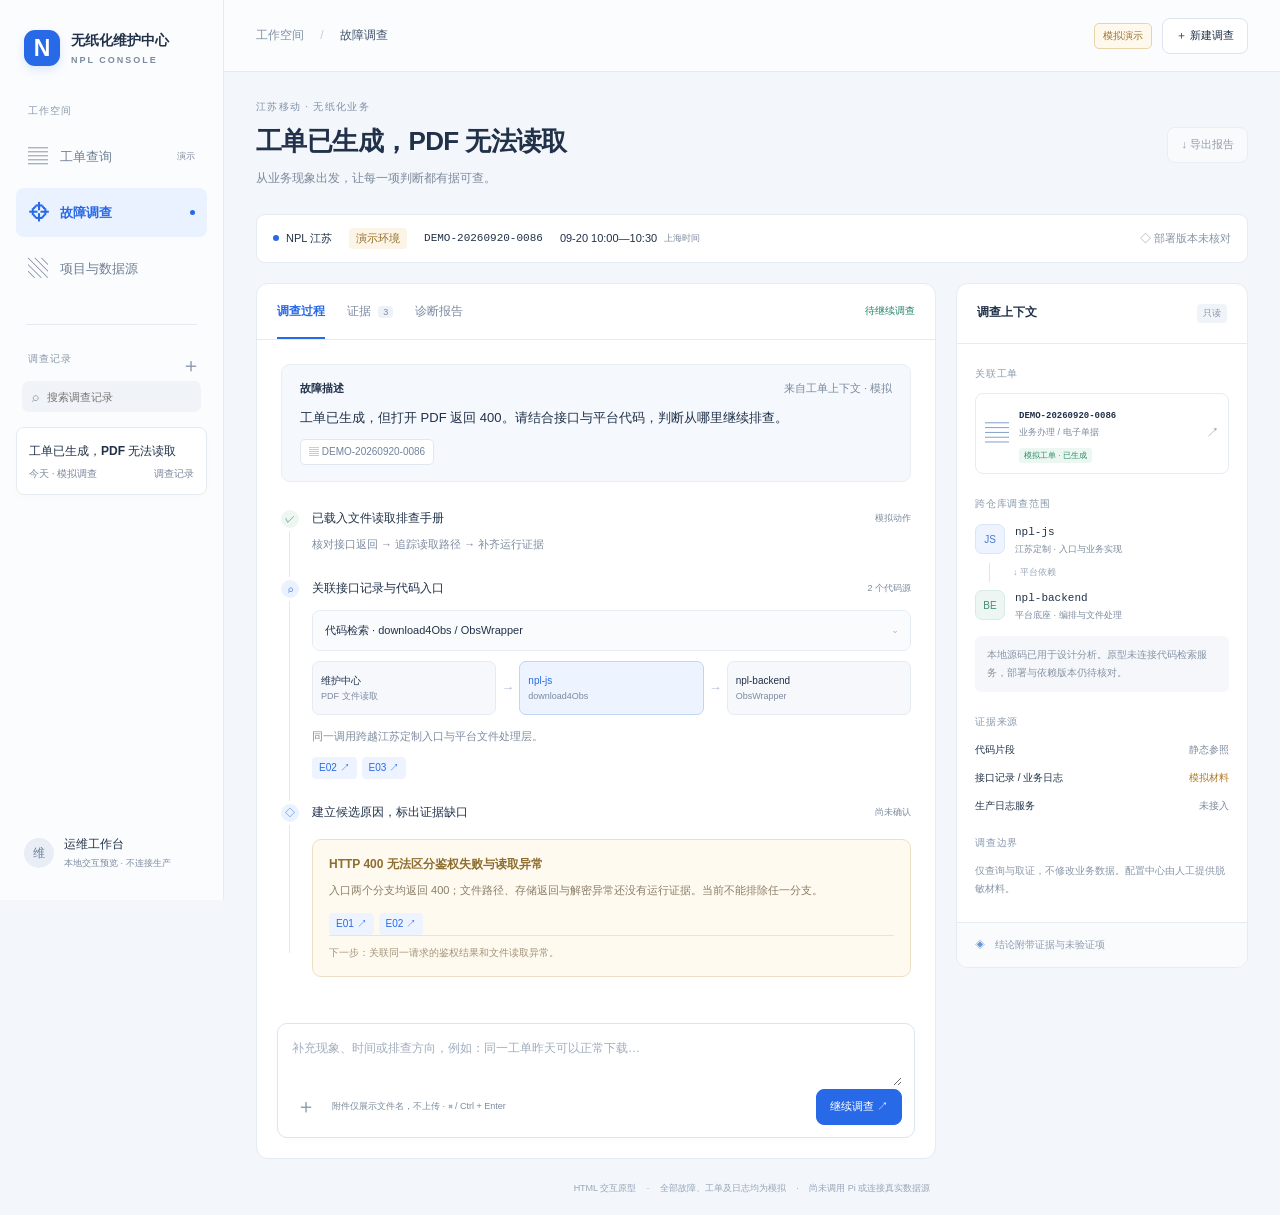
<file: design/fault-investigation/index.html>
<!doctype html>
<html lang="zh-CN">
<head>
  <meta charset="utf-8"><meta name="viewport" content="width=device-width,initial-scale=1">
  <title>故障调查 · 无纸化维护中心</title>
  <link rel="stylesheet" href="style.css"><script src="app.js" defer></script>
</head>
<body>
  <!-- 独立 HTML 原型：所有业务材料均为模拟，不连接业务接口或模型。 -->
  <aside class="sidebar">
    <a class="brand" href="index.html"><span class="brand-mark">N</span><span>无纸化维护中心<small>NPL CONSOLE</small></span></a>
    <div class="nav-label">工作空间</div>
    <button class="nav-item" id="workNav"><span>▤</span> 工单查询 <small>演示</small></button>
    <button class="nav-item active" id="investigationNav"><span>⌖</span> 故障调查 <span class="nav-dot"></span></button>
    <button class="nav-item" id="sourcesNav"><span>▧</span> 项目与数据源</button>
    <div class="side-separator"></div>
    <div class="row between"><span class="nav-label">调查记录</span><button class="icon-button" id="newSide" aria-label="新建调查">＋</button></div>
    <label class="history-search"><span>⌕</span><input id="historySearch" placeholder="搜索调查记录" aria-label="搜索调查记录"></label>
    <div id="history"></div>
    <div class="sidebar-foot"><span class="avatar">维</span><div>运维工作台<small>本地交互预览 · 不连接生产</small></div></div>
  </aside>
  <div class="shell">
    <header class="topbar"><div class="breadcrumb">工作空间 <span>/</span> <strong id="pageName">故障调查</strong></div><div class="row"><span class="demo-badge">模拟演示</span><button class="button" id="newTop">＋ 新建调查</button></div></header>
    <main>
      <div class="heading"><div><div class="eyebrow">江苏移动 · 无纸化业务</div><h1 id="title">工单已生成，PDF 无法读取</h1><p id="subtitle">从业务现象出发，让每一项判断都有据可查。</p></div><button class="button" id="export">↓ 导出报告</button></div>
      <div class="scope-bar"><span><i class="scope-dot"></i> NPL 江苏</span><span class="scope-env" id="envTag">演示环境</span><span class="mono" id="caseTag">DEMO-20260920-0086</span><span>09-20 10:00—10:30 <small>上海时间</small></span><span class="scope-version">◇ 部署版本未核对</span></div>
      <section id="investigationView">
        <div class="workspace">
          <div class="investigation-panel">
            <div class="panel-toolbar"><div class="tabs" role="tablist"><button class="active" data-tab="timeline" role="tab" aria-selected="true">调查过程</button><button data-tab="evidence" role="tab" aria-selected="false">证据 <span id="evidenceCount">3</span></button><button data-tab="report" role="tab" aria-selected="false">诊断报告</button></div><span id="status" class="status" role="status">待继续调查</span></div>
            <div id="content" class="panel-content"></div>
            <div class="composer"><div id="attachmentList" class="attachments"></div><label class="sr-only" for="direction">故障描述或补充方向</label><textarea id="direction" rows="2" placeholder="补充现象、时间或排查方向，例如：同一工单昨天可以正常下载…"></textarea><div class="row between"><div class="row"><button class="icon-button" id="attach" aria-label="添加模拟附件">＋</button><small>附件仅展示文件名，不上传 · ⌘ / Ctrl + Enter</small><input type="file" id="file" multiple hidden accept=".log,.txt,.json,.pdf,.png,.jpg,.jpeg"></div><div class="row"><button class="button danger" id="stop" hidden>停止调查</button><button class="button primary" id="send">继续调查 ↗</button></div></div></div>
          </div>
          <aside class="context-panel"><div class="context-title">调查上下文 <span>只读</span></div><div class="context-body"><div class="section-label">关联工单</div><button class="work-card" id="workCard"><span class="file-icon">▤</span><div><strong class="mono" id="contextCase">DEMO-20260920-0086</strong><small>业务办理 / 电子单据</small><span class="mini-badge">模拟工单 · 已生成</span></div><span>↗</span></button><div class="section-label">跨仓库调查范围</div><div class="repo"><span class="repo-icon">JS</span><div><strong>npl-js</strong><small>江苏定制 · 入口与业务实现</small></div></div><div class="repo-connector">↓ 平台依赖</div><div class="repo"><span class="repo-icon platform">BE</span><div><strong>npl-backend</strong><small>平台底座 · 编排与文件处理</small></div></div><div class="notice">本地源码已用于设计分析。原型未连接代码检索服务，部署与依赖版本仍待核对。</div><div class="section-label">证据来源</div><div class="source-row"><span>代码片段</span><span class="subtle">静态参照</span></div><div class="source-row"><span>接口记录 / 业务日志</span><span class="amber-text">模拟材料</span></div><div class="source-row"><span>生产日志服务</span><span class="subtle">未接入</span></div><div class="section-label">调查边界</div><p class="boundary">仅查询与取证，不修改业务数据。配置中心由人工提供脱敏材料。</p></div><div class="context-bottom"><span>◈</span> 结论附带证据与未验证项</div></aside>
        </div>
      </section>
      <section id="sourcesView" hidden></section>
    </main>
    <footer>HTML 交互原型 <span>·</span> 全部故障、工单及日志均为模拟 <span>·</span> 尚未调用 Pi 或连接真实数据源</footer>
  </div>
  <dialog id="newDialog"><form id="newForm"><div class="dialog-head"><div><small>创建一条可追溯的调查</small><h2>新建故障调查</h2></div><button type="button" class="icon-button" data-close="newDialog" aria-label="关闭">×</button></div><label>业务项目<select name="project"><option>NPL 江苏 · npl-js + npl-backend</option></select></label><div class="form-grid"><label>环境<select name="environment"><option>演示环境</option><option>测试环境（模拟）</option><option>生产环境（模拟）</option></select></label><label>关联单据号<input name="caseNo" value="DEMO-20260920-0086" required maxlength="80"></label></div><label>故障现象<textarea name="problem" required rows="4" maxlength="1000" placeholder="发生了什么？什么时候发生？预期结果是什么？"></textarea></label><p class="notice">本次只模拟调查流程。不会读取本机代码、上传附件或请求业务系统。</p><div class="dialog-actions"><button type="button" class="button" data-close="newDialog">取消</button><button class="button primary" type="submit">创建并模拟调查 ↗</button></div></form></dialog>
  <dialog id="evidenceDialog" class="evidence-dialog"><div class="dialog-head"><div><small>保留片段 · 调查内证据</small><h2 id="evidenceTitle"></h2></div><button class="icon-button" data-close="evidenceDialog" aria-label="关闭证据">×</button></div><div id="evidenceBody"></div></dialog>
  <dialog id="workDialog"><div class="dialog-head"><div><small>从工单进入排障</small><h2>工单上下文预览</h2></div><button class="icon-button" data-close="workDialog" aria-label="关闭工单">×</button></div><div class="work-summary"><span>单据号</span><strong id="workCase" class="mono"></strong><span>业务月份</span><strong>202609</strong><span>关联材料</span><strong>工单、接口记录、PDF 读取结果</strong><span>携带方式</span><strong>仅带入选定材料，鉴权密钥不进入调查</strong></div><p class="notice">这是既有工单查询与新调查之间的衔接演示。</p><div class="dialog-actions"><button class="button primary" id="fromWork">以此工单新建调查 ↗</button></div></dialog>
  <div id="toast" role="status" hidden></div>
</body>
</html>
</file>
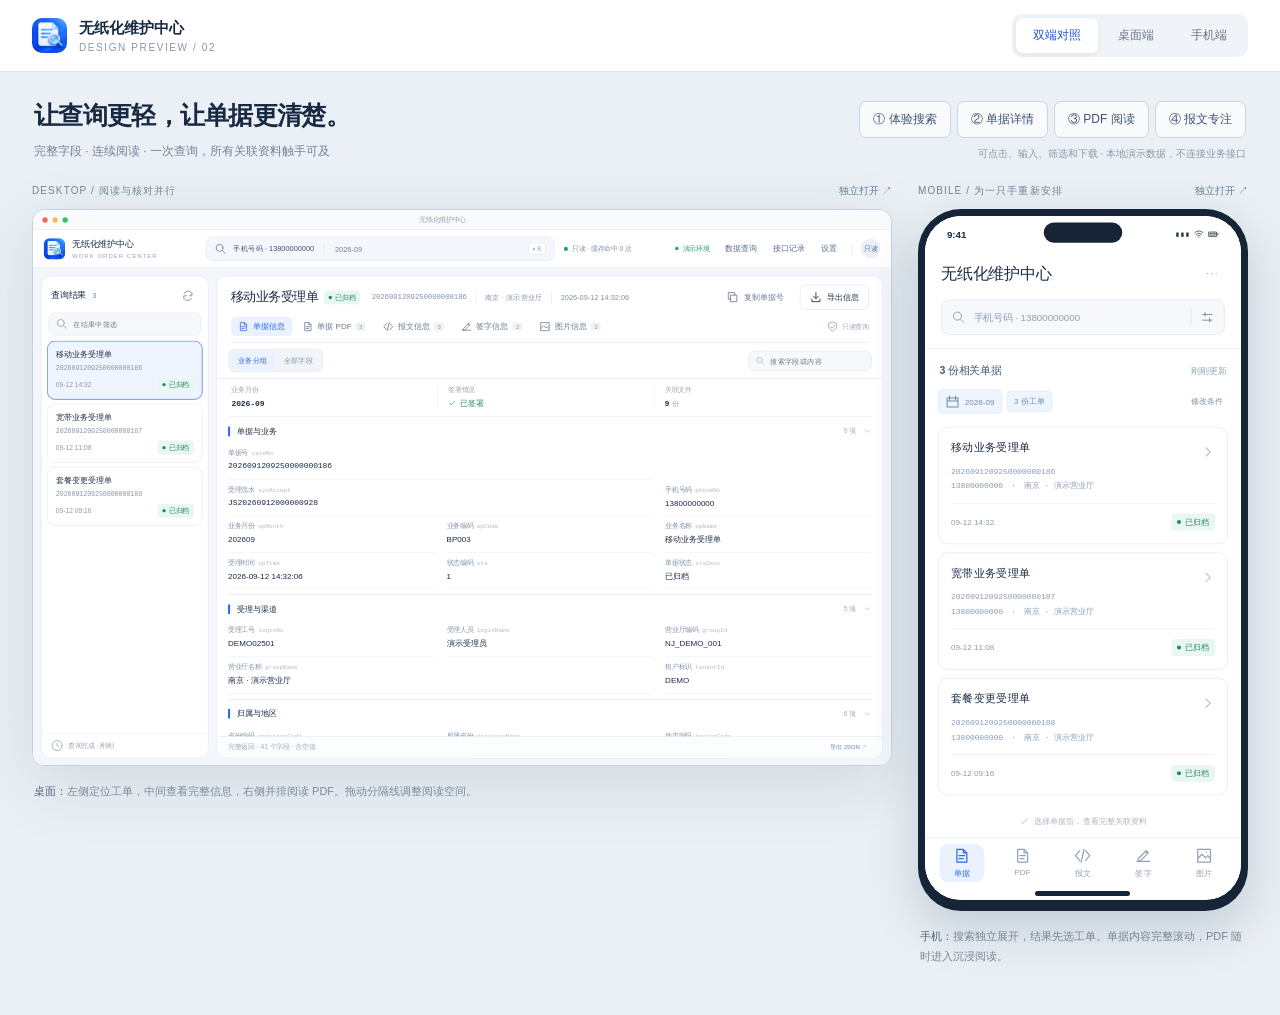
<file: design/maintenance-v2/index.html>
<!doctype html><html lang="zh-CN"><head><meta charset="utf-8"><meta name="viewport" content="width=device-width,initial-scale=1"><title>无纸化维护中心 · 双端设计预览</title><link rel="icon" href="app-icon.png"><style>
:root{font-family:Inter,-apple-system,BlinkMacSystemFont,"PingFang SC","Microsoft YaHei",sans-serif;color:#172a42;background:#eaf0f5}*{box-sizing:border-box}body{margin:0}button,a{font:inherit}button{cursor:pointer}header{height:72px;background:#fff;display:flex;align-items:center;justify-content:space-between;padding:0 32px;border-bottom:1px solid #dce4ed}.brand{display:flex;gap:12px;align-items:center}.brand img{width:35px;border-radius:10px}.brand strong{font-size:15px}.brand small{display:block;font-size:10px;letter-spacing:1.6px;color:#8a97aa;margin-top:4px}.switch{display:flex;padding:4px;background:#f0f3f7;border-radius:10px;gap:3px}.switch button{border:0;background:none;color:#6b7788;padding:9px 17px;border-radius:7px;font-size:12px}.switch button.active{background:white;color:#1c57d7;box-shadow:0 2px 6px #15294310}.intro{display:flex;justify-content:space-between;align-items:flex-end;padding:27px 34px 23px;gap:24px}.intro h1{font-size:25px;letter-spacing:-.7px;margin:0 0 9px}.intro p{font-size:12px;color:#738298;margin:0;line-height:1.7}.scenes{display:flex;gap:6px;flex-wrap:wrap}.scenes button{border:1px solid #cbd6e2;border-radius:7px;background:#f8fafc;padding:9px 13px;font-size:12px;color:#41556f}.scenes button:hover{border-color:#3679ec;color:#2869e8}.scene-note{font-size:10px;color:#8c98a9;display:block;margin-top:9px;text-align:right}.stage{padding:0 32px 32px;display:grid;grid-template-columns:minmax(0,1fr) 330px;gap:26px;align-items:start}.label{font-size:10px;color:#71839b;letter-spacing:1.1px;margin:0 0 11px;display:flex;justify-content:space-between}.label a{color:#607995;text-decoration:none;letter-spacing:0}.desktop-box{overflow:hidden;border-radius:13px;box-shadow:0 18px 65px #263c5520;border:1px solid #c6d2df;background:#fff}.desktop-device{width:1280px;height:830px;transform-origin:top left}.windowbar{height:30px;background:#f8fafc;border-bottom:1px solid #e8edf2;display:flex;align-items:center;gap:7px;padding:0 14px}.windowbar i{width:8px;height:8px;border-radius:50%;background:#fb655c}.windowbar i:nth-child(2){background:#f6be4f}.windowbar i:nth-child(3){background:#35c568}.windowbar span{font-size:10px;color:#93a0ae;position:absolute;left:45%}iframe{width:100%;border:0;display:block;background:#f5f8fc}.desktop-device iframe{height:800px}.phonebox{width:330px;height:702px;padding:7px;background:#162438;border-radius:43px;box-shadow:0 18px 50px #142e4930;position:relative}.phonebox iframe{width:390px;height:844px;transform:scale(.81025);transform-origin:top left;border-radius:43px}.phone-inner{overflow:hidden;width:316px;height:684px;border-radius:36px}.phonebox:after{content:"";position:absolute;width:95px;height:5px;background:#14243b;bottom:15px;left:117px;border-radius:10px;pointer-events:none}.foot{font-size:11px;line-height:1.8;color:#7d8a9b;padding:16px 2px}.foot b{font-weight:500;color:#536a84}body[data-mode=desktop] .phone-preview{display:none}body[data-mode=desktop] .stage{display:block}body[data-mode=desktop] .desktop-device{width:100%;height:calc(100vh - 214px);transform:none!important}body[data-mode=desktop] .desktop-device iframe{height:calc(100% - 30px)}body[data-mode=desktop] .desktop-box{height:auto!important}body[data-mode=desktop] .foot{display:none}body[data-mode=mobile] .desktop-preview{display:none}body[data-mode=mobile] .stage{display:flex;justify-content:center}body[data-mode=mobile] .phonebox{width:390px;height:838px;padding:7px}body[data-mode=mobile] .phone-inner{width:376px;height:820px}body[data-mode=mobile] .phonebox iframe{transform:scale(.9641)}body[data-mode=mobile] .phonebox:after{left:148px}@media(max-width:900px){header{padding:0 16px}.brand small{display:none}.switch button{padding:9px}.intro{padding:20px 18px;align-items:start;flex-direction:column;gap:16px}.intro h1{font-size:22px}.stage{padding:0 16px 25px;grid-template-columns:1fr}.phone-preview{margin:0 auto}.scene-note{display:none}.foot{margin-bottom:12px}}@media(prefers-reduced-motion:no-preference){button{transition:.2s} .stage{animation:enter .5s ease both}@keyframes enter{from{opacity:0;transform:translateY(8px)}to{opacity:1;transform:translateY(0)}}}
</style></head><body data-mode="compare"><header><div class="brand"><img src="app-icon.png" alt="应用图标"><div><strong>无纸化维护中心</strong><small>DESIGN PREVIEW / 02</small></div></div><nav class="switch" aria-label="预览端"><button class="active" data-mode="compare">双端对照</button><button data-mode="desktop">桌面端</button><button data-mode="mobile">手机端</button></nav></header><section class="intro"><div><h1>让查询更轻，让单据更清楚。</h1><p>完整字段 · 连续阅读 · 一次查询，所有关联资料触手可及</p></div><div><div class="scenes"><button data-scene="search">① 体验搜索</button><button data-scene="details">② 单据详情</button><button data-scene="pdf">③ PDF 阅读</button><button data-scene="message">④ 报文专注</button></div><span class="scene-note">可点击、输入、筛选和下载 · 本地演示数据，不连接业务接口</span></div></section><main class="stage"><section class="desktop-preview"><div class="label"><span>DESKTOP / 阅读与核对并行</span><a href="workspace.html" target="_blank">独立打开 ↗</a></div><div class="desktop-box"><div class="desktop-device"><div class="windowbar"><i></i><i></i><i></i><span>无纸化维护中心</span></div><iframe src="workspace.html?surface=desktop" title="桌面高保真原型"></iframe></div></div><div class="foot"><b>桌面：</b>左侧定位工单，中间查看完整信息，右侧并排阅读 PDF。拖动分隔线调整阅读空间。</div></section><section class="phone-preview"><div class="label"><span>MOBILE / 为一只手重新安排</span><a href="workspace.html?surface=phone" target="_blank">独立打开 ↗</a></div><div class="phonebox"><div class="phone-inner"><iframe src="workspace.html?surface=phone" title="手机高保真原型"></iframe></div></div><div class="foot"><b>手机：</b>搜索独立展开，结果先选工单。单据内容完整滚动，PDF 随时进入沉浸阅读。</div></section></main><script>
// 预览壳只负责尺寸和场景广播，两个端的业务交互状态相互独立。
const box=document.querySelector('.desktop-box'),device=document.querySelector('.desktop-device');
function fit(){if(document.body.dataset.mode==='desktop')return;const scale=box.clientWidth/1280;device.style.transform=`scale(${scale})`;box.style.height=`${830*scale}px`}
new ResizeObserver(fit).observe(box);window.addEventListener('load',fit);
document.querySelectorAll('[data-mode]').forEach(b=>{if(b.tagName!=='BUTTON')return;b.onclick=()=>{document.body.dataset.mode=b.dataset.mode;document.querySelectorAll('.switch button').forEach(x=>x.classList.toggle('active',x===b));fit()}});
document.querySelectorAll('[data-scene]').forEach(b=>b.onclick=()=>document.querySelectorAll('iframe').forEach(f=>f.contentWindow.postMessage({type:'prototype-scene',scene:b.dataset.scene},'*')));
</script></body></html>
</file>
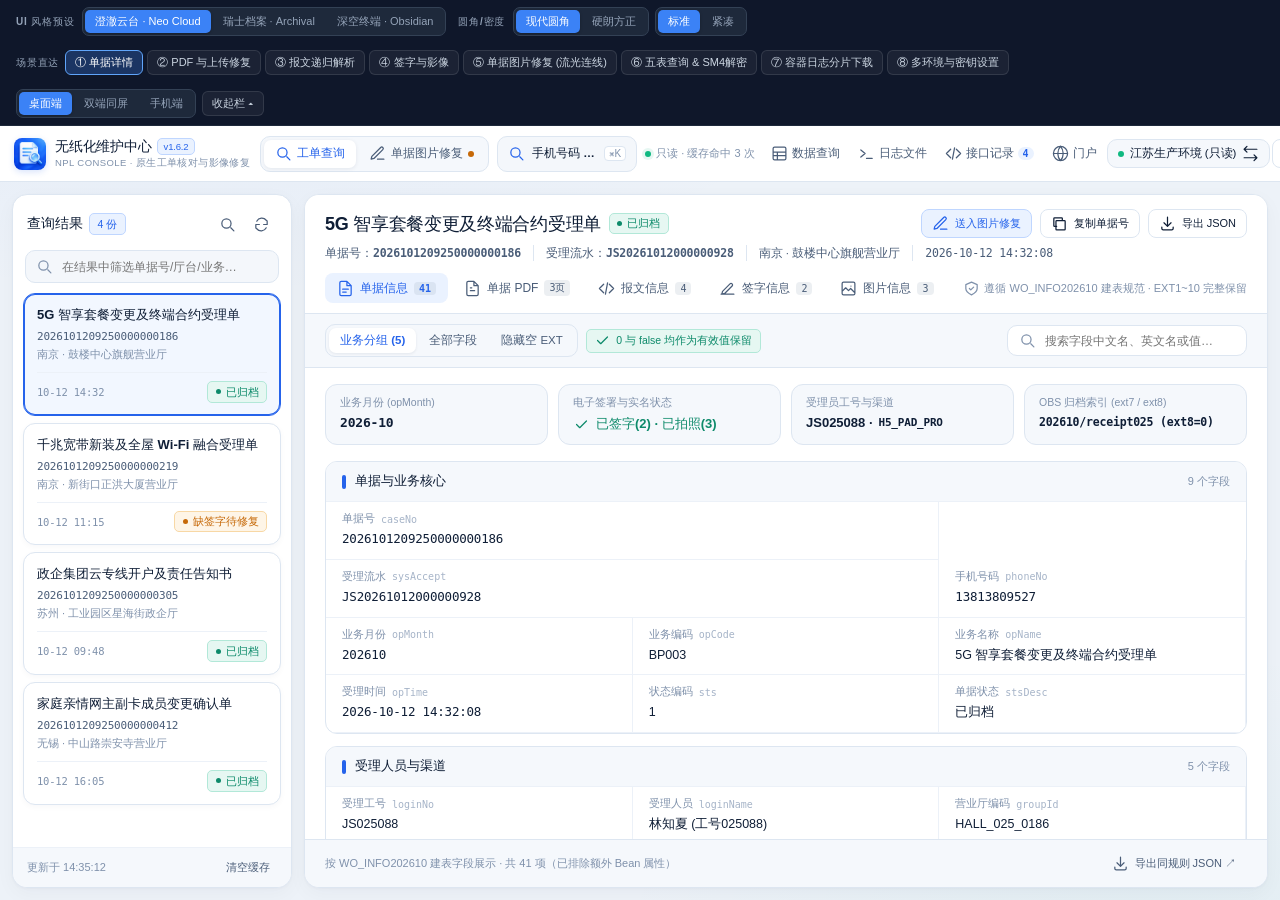
<file: design/maintenance-v3/index.html>
<!doctype html>
<html lang="zh-CN" data-theme="neo-cloud" data-density="standard" data-radius="balanced">
<head>
  <meta charset="utf-8">
  <meta name="viewport" content="width=device-width, initial-scale=1, maximum-scale=1">
  <title>无纸化维护中心 · NPL Console v1.6.2 高保真视觉与交互工作台</title>
  <link rel="icon" href="app-icon.png">
  <link rel="stylesheet" href="style.css">
</head>
<body data-viewport="desktop">
  <div class="studio-shell">
    <!-- 顶部 UI 风格与场景实验室控制条（支持一键收起，或按 \ 键隐藏） -->
    <header class="studio-bar" id="studio-bar" aria-label="UI 风格与高保真场景控制台">
      <div class="studio-group">
        <span class="studio-tag">UI 风格预设</span>
        <div class="studio-pill-group" role="group" aria-label="主题风格">
          <button class="studio-pill active" data-studio-theme="neo-cloud" title="现代精密蓝白工作台（默认升级风格）">澄澈云台 · Neo Cloud</button>
          <button class="studio-pill" data-studio-theme="archival" title="温润纸张基底与朱印档案风格">瑞士档案 · Archival</button>
          <button class="studio-pill" data-studio-theme="obsidian" title="夜间排障与日志分析高对比暗色风格">深空终端 · Obsidian</button>
        </div>

        <span class="studio-tag" style="margin-left:6px">圆角/密度</span>
        <div class="studio-pill-group">
          <button class="studio-pill active" data-studio-radius="balanced">现代圆角</button>
          <button class="studio-pill" data-studio-radius="sharp">硬朗方正</button>
        </div>
        <div class="studio-pill-group">
          <button class="studio-pill active" data-studio-density="standard">标准</button>
          <button class="studio-pill" data-studio-density="compact">紧凑</button>
        </div>
      </div>

      <div class="studio-scenes" aria-label="核心业务场景快速体验">
        <span class="studio-tag">场景直达</span>
        <button class="scene-btn active" data-studio-scene="details">① 单据详情</button>
        <button class="scene-btn" data-studio-scene="pdf">② PDF 与上传修复</button>
        <button class="scene-btn" data-studio-scene="message">③ 报文递归解析</button>
        <button class="scene-btn" data-studio-scene="gallery">④ 签字与影像</button>
        <button class="scene-btn" data-studio-scene="repair">⑤ 单据图片修复 (流光连线)</button>
        <button class="scene-btn" data-studio-scene="table-sm4">⑥ 五表查询 &amp; SM4解密</button>
        <button class="scene-btn" data-studio-scene="pod-logs">⑦ 容器日志分片下载</button>
        <button class="scene-btn" data-studio-scene="settings">⑧ 多环境与密钥设置</button>
      </div>

      <div class="studio-group">
        <div class="studio-pill-group" role="group" aria-label="预览设备切换">
          <button class="studio-pill active" data-studio-viewport="desktop">桌面端</button>
          <button class="studio-pill" data-studio-viewport="dual">双端同屏</button>
          <button class="studio-pill" data-studio-viewport="mobile">手机端</button>
        </div>
        <button class="scene-btn" data-studio-action="collapse-bar" title="收起顶部风格栏，体验 100% 纯净窗口 (快捷键 \)">收起栏 ▴</button>
      </div>
    </header>

    <!-- 主舞台：左侧/全屏主视图 + 双端模式下的右侧手机壳 -->
    <div class="stage-container">
      <div class="primary-stage" id="app"></div>
      <aside class="dual-mobile-stage" aria-label="手机端同步对照预览">
        <div class="phone-device-frame">
          <iframe id="dual-iframe" title="手机端高保真预览"></iframe>
        </div>
      </aside>
    </div>
  </div>

  <!-- 收起顶部控制栏后的右下角唤出胶囊 -->
  <button class="studio-reopen" data-studio-action="expand-bar" title="展开 UI 风格与场景实验室 (快捷键 \)">
    <span>✦ UI 风格与场景实验室</span>
  </button>

  <!-- 全局模态弹窗容器与轻提示 -->
  <div id="overlay"></div>
  <div id="toast" role="status" aria-live="polite"></div>

  <script src="app.js"></script>
</body>
</html>
</file>
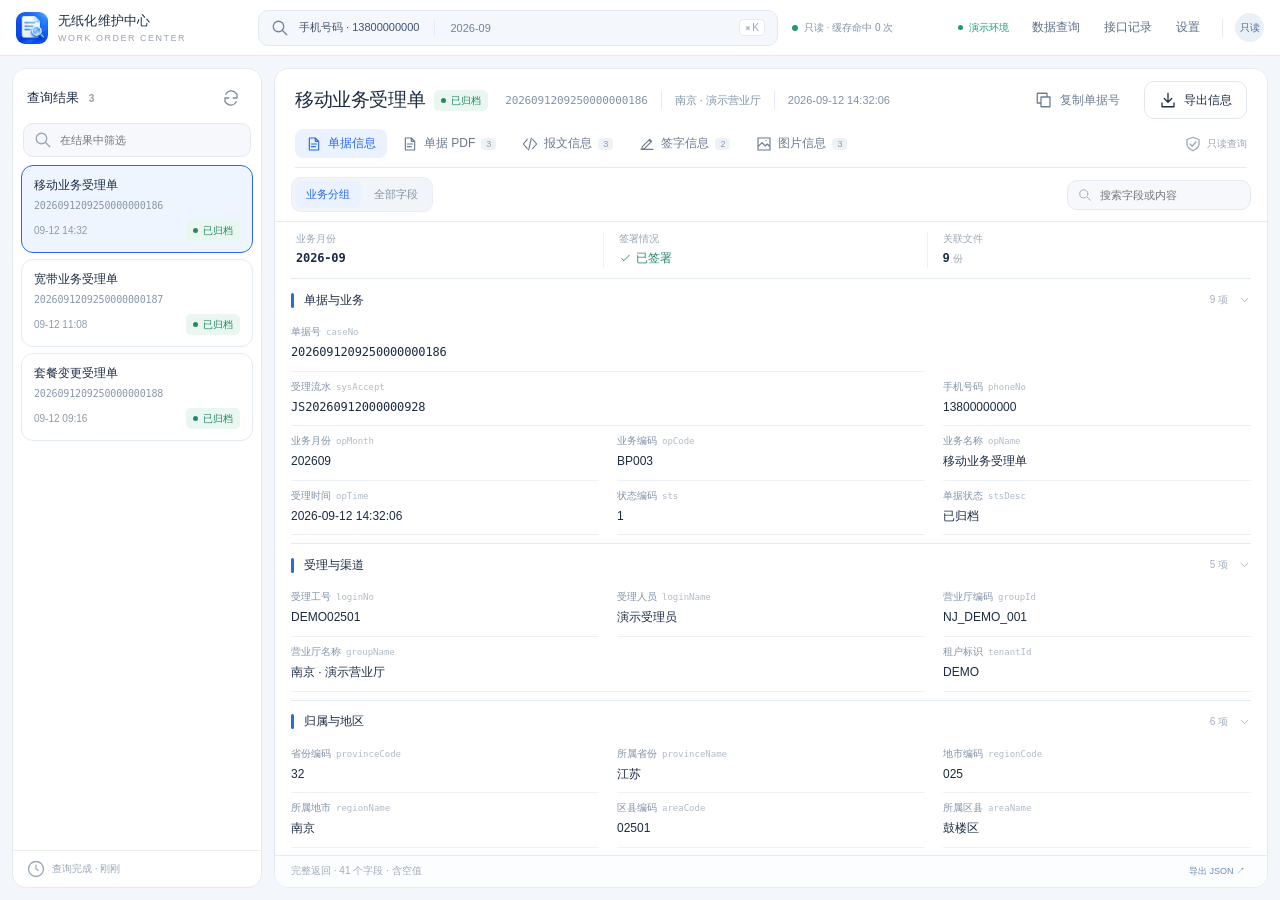
<file: design/maintenance-v2/workspace.html>
<!doctype html><html lang="zh-CN"><head><meta charset="utf-8"><meta name="viewport" content="width=device-width,initial-scale=1,maximum-scale=1"><title>无纸化维护中心 · 交互原型</title><link rel="icon" href="app-icon.png"><link rel="stylesheet" href="style.css"></head><body><div id="app"></div><div id="overlay"></div><div id="toast" role="status" aria-live="polite"></div><script src="app.js"></script></body></html>
</file>
<file: design/fault-investigation/style.css>
/* 延续维护中心的蓝灰色系；证据链是界面的主要视觉标识。 */
:root{--blue:#2869e8;--ink:#203149;--muted:#7c8a9e;--line:#e5ebf3;--bg:#f3f6fa;--green:#26886b;--amber:#b17922;font-family:-apple-system,BlinkMacSystemFont,"PingFang SC","Microsoft YaHei",sans-serif;color:var(--ink);font-size:13px;background:var(--bg)}
*{box-sizing:border-box}body{margin:0}button,input,select,textarea{font:inherit}button{cursor:pointer;color:inherit}button:disabled{opacity:.45;cursor:default}button,a,input,select,textarea{outline-offset:3px}button:focus-visible,a:focus-visible,input:focus-visible,textarea:focus-visible,select:focus-visible{outline:2px solid var(--blue)}a{color:var(--blue);text-decoration:none}button{border:0;background:none}small{color:var(--muted);font-size:11px}p{line-height:1.8}button,.button{transition:background .15s}button:hover{background:#edf3fc}[hidden]{display:none!important}.mono{font-family:Menlo,Consolas,monospace;font-size:11px}.row{display:flex;align-items:center;gap:10px}.between{justify-content:space-between}.subtle{color:var(--muted)}.amber-text{color:var(--amber)}.sr-only{position:absolute;width:1px;height:1px;overflow:hidden;clip:rect(0,0,0,0)}
.sidebar{position:fixed;width:224px;inset:0 auto 0 0;background:#fbfcfe;border-right:1px solid var(--line);padding:30px 16px;display:flex;flex-direction:column;z-index:2}.brand{display:flex;gap:11px;align-items:center;color:var(--ink);font-size:14px;font-weight:650;padding:0 8px 38px}.brand small{display:block;letter-spacing:2px;font-size:9px;margin-top:5px}.brand-mark{background:var(--blue);color:white;font-size:23px;border-radius:11px;width:36px;height:36px;display:grid;place-items:center;box-shadow:0 4px 10px #2869e824}.nav-label{font-size:10px;letter-spacing:1px;color:#8b98ab;padding:0 12px;margin-bottom:12px}.nav-item{width:100%;padding:13px 12px;text-align:left;display:flex;align-items:center;gap:12px;border-radius:8px;margin-bottom:5px;color:#6f7f95}.nav-item>span:first-child{font-size:20px}.nav-item.active{background:#eaf2ff;color:var(--blue);font-weight:600}.nav-item small{margin-left:auto;font-size:9px}.nav-dot{margin-left:auto;width:5px;height:5px;border-radius:50%;background:var(--blue)}.side-separator{height:1px;background:var(--line);margin:24px 10px}.history-search{display:flex;align-items:center;background:#f0f4f9;border-radius:7px;padding:8px 10px;margin:0 6px 15px;color:#8b98ab}.history-search input{background:transparent;border:0;min-width:0;width:100%;padding-left:8px;font-size:11px}.history-item{text-align:left;width:100%;padding:13px 12px;border-radius:8px;border:1px solid transparent;margin-bottom:8px}.history-item.selected{background:white;border-color:var(--line);box-shadow:0 3px 8px #20314904}.history-item strong{display:block;font-size:12px;font-weight:550;line-height:1.7}.history-item small{display:flex;justify-content:space-between;margin-top:6px;font-size:10px}.sidebar-foot{margin-top:auto;display:flex;align-items:center;gap:10px;font-size:12px;padding:20px 8px 0}.sidebar-foot small{display:block;margin-top:4px;font-size:9px}.avatar{width:30px;height:30px;background:#e9eef6;border-radius:50%;display:grid;place-items:center;color:#667b98}.shell{margin-left:224px}.topbar{height:72px;padding:0 32px;display:flex;align-items:center;justify-content:space-between;border-bottom:1px solid var(--line);background:#ffffffba}.breadcrumb{color:#8190a4;font-size:12px}.breadcrumb span{margin:0 13px;color:#c4ccda}.breadcrumb strong{font-weight:500;color:#40546f}.demo-badge{font-size:10px;border:1px solid #e7d5a9;background:#fff9ed;color:#9a722c;padding:5px 8px;border-radius:5px}.button{display:inline-flex;align-items:center;justify-content:center;gap:8px;min-height:36px;padding:8px 13px;border:1px solid #dce5f0;background:white;border-radius:8px;font-size:11px;font-weight:550;white-space:nowrap}.button.primary{background:var(--blue);color:white;border-color:var(--blue)}.button.primary:hover{background:#1859d4}.button.danger{color:#bf5454;background:#fff8f8;border-color:#efdcdc}.icon-button{min-width:32px;min-height:32px;border-radius:6px;font-size:20px;color:#8595a9}main{padding:28px 32px 16px;max-width:1800px;margin:auto}.heading{display:flex;align-items:center;justify-content:space-between;gap:16px;margin-bottom:24px}.eyebrow{font-size:10px;color:#7f91aa;letter-spacing:1.3px;margin-bottom:10px}h1{font-size:26px;letter-spacing:-.6px;font-weight:650;margin:0}h2{font-size:20px;margin:6px 0 0}h3{font-size:14px;margin:0}.heading p{font-size:12px;color:var(--muted);margin:9px 0 0}.scope-bar{display:flex;align-items:center;gap:17px;border:1px solid var(--line);background:#fff;padding:13px 16px;border-radius:9px;font-size:11px;margin-bottom:20px;flex-wrap:wrap}.scope-bar>span{display:flex;align-items:center;gap:7px}.scope-bar small{font-size:9px}.scope-dot{width:6px;height:6px;background:var(--blue);border-radius:50%}.scope-env{color:#926f29;background:#fcf4e6;padding:3px 7px;border-radius:4px}.scope-version{margin-left:auto;color:#8794a7}.workspace{display:grid;grid-template-columns:minmax(0,1fr) 292px;gap:20px;align-items:start}.investigation-panel{border:1px solid var(--line);border-radius:12px;background:white;overflow:hidden;min-width:0}.panel-toolbar{height:56px;display:flex;justify-content:space-between;align-items:center;padding:0 20px;border-bottom:1px solid var(--line);gap:12px}.tabs{display:flex;gap:22px;height:100%}.tabs button{position:relative;padding:0;font-size:12px;color:#7b8aa0;white-space:nowrap}.tabs button.active{color:var(--blue);font-weight:600}.tabs button.active:after{content:"";position:absolute;height:2px;background:var(--blue);bottom:0;left:0;right:0}.tabs span{background:#edf2f8;border-radius:4px;padding:1px 5px;font-size:9px;margin-left:4px}.status{font-size:10px;color:var(--green);white-space:nowrap}.panel-content{padding:24px;min-height:480px}.user-note{background:#f5f8fc;border:1px solid #e7edf5;border-radius:9px;padding:16px 18px;margin-bottom:25px}.user-note .row{font-size:11px}.user-note p{margin:10px 0;font-size:13px}.chip{display:inline-flex;align-items:center;font-size:10px;border:1px solid #dfe7f1;border-radius:5px;padding:5px 8px;background:white;color:#71839d}.section-label{font-size:10px;color:#8a99ad;margin:23px 0 12px;letter-spacing:.8px}.timeline{position:relative;padding-left:31px}.timeline:before{content:"";position:absolute;left:8px;top:12px;bottom:24px;width:1px;background:#e0e8f3}.step{position:relative;margin-bottom:22px}.step-icon{position:absolute;left:-31px;top:0;width:18px;height:18px;background:#eef6f2;color:var(--green);border-radius:50%;text-align:center;line-height:18px;font-size:10px;border:3px solid white;box-sizing:content-box;transform:translateX(-3px)}.step-icon.blue{background:#eaf2ff;color:var(--blue)}.step-head{display:flex;align-items:center;gap:9px;font-size:12px;padding:3px 0 8px}.step-head strong{font-weight:550}.step-head small{margin-left:auto;font-size:9px}.step p{font-size:11px;color:#7e8ca0;margin:0 0 10px}.tool-card{border:1px solid var(--line);border-radius:8px;overflow:hidden;margin:5px 0 10px}.tool-card summary{list-style:none;cursor:pointer;display:flex;justify-content:space-between;padding:12px;background:#fafbfd;font-size:11px}.tool-card summary:after{content:"⌄";color:#8797ac}.tool-body{padding:12px;border-top:1px solid var(--line);font-size:11px;line-height:1.8;color:#75869c}.evidence-link{color:var(--blue);font-size:10px;background:#eef4ff;padding:4px 7px;border-radius:4px;margin-right:5px}.chain{display:flex;align-items:stretch;gap:5px;margin:8px 0 12px}.chain-node{flex:1;min-width:0;padding:10px 8px;background:#f6f8fc;border:1px solid var(--line);border-radius:7px;font-size:10px;line-height:1.7}.chain-node small{display:block;font-size:9px}.chain-node.focus{background:#edf4ff;border-color:#bfd4f7;color:#2869e8}.chain-arrow{align-self:center;color:#afbdd0}.hypothesis{border:1px solid #ecdfc3;background:#fffaf0;border-radius:9px;padding:16px;margin-top:10px}.hypothesis h3{font-size:12px;color:#8e6d2f}.hypothesis p{color:#897d67;font-size:11px;margin:8px 0 12px}.hypothesis .footnote{border-top:1px solid #ede3d0;padding-top:10px;font-size:10px;color:#a39377}.composer{margin:0 20px 20px;border:1px solid #dbe4f0;border-radius:10px;padding:12px;background:#fff;box-shadow:0 3px 12px #1a355c04}.composer textarea{resize:vertical;width:100%;border:0;min-height:50px;max-height:160px;color:var(--ink);font-size:12px;line-height:1.7;background:transparent}.composer textarea::placeholder{color:#a1adbd}.composer small{font-size:9px}.attachments{display:flex;gap:6px;flex-wrap:wrap}.context-panel{background:white;border:1px solid var(--line);border-radius:12px;overflow:hidden}.context-title{padding:20px;border-bottom:1px solid var(--line);font-size:12px;font-weight:600;display:flex;justify-content:space-between}.context-title span{font-size:9px;color:#8293aa;background:#f0f4f9;padding:3px 6px;border-radius:4px;font-weight:400}.context-body{padding:0 18px 14px}.work-card{display:flex;align-items:center;gap:10px;width:100%;text-align:left;border:1px solid var(--line);border-radius:8px;padding:12px 9px}.work-card strong{font-size:9px}.work-card small{display:block;font-size:9px;margin:5px 0 7px}.work-card>span:last-child{color:#94a4b8;margin-left:auto}.file-icon{font-size:24px;color:#7e9dc8}.mini-badge{font-size:8px;color:var(--green);background:#edf7f2;padding:3px 5px;border-radius:3px}.repo{display:flex;align-items:center;gap:10px}.repo-icon{width:30px;height:30px;background:#edf3ff;color:#4b7acf;border:1px solid #dae6f8;display:grid;place-items:center;border-radius:7px;font-size:10px}.repo-icon.platform{background:#eef6f4;color:#448b79;border-color:#d9ebe5}.repo strong{font:11px Menlo,monospace}.repo small{display:block;font-size:9px;margin-top:5px}.repo-connector{margin:7px 0 7px 14px;border-left:1px solid #dce6f2;padding:3px 0 3px 23px;color:#99a7b9;font-size:9px}.notice{font-size:10px;line-height:1.8;background:#f5f7fa;color:#8894a6;padding:10px 12px;border-radius:6px;margin-top:14px}.source-row{display:flex;justify-content:space-between;font-size:10px;margin:14px 0}.boundary{color:#8996a8;font-size:10px}.context-bottom{background:#fafbfd;border-top:1px solid var(--line);font-size:10px;color:#8b9aaf;padding:15px 18px}.context-bottom span{color:#6995d3;margin-right:7px}footer{font-size:9px;text-align:center;color:#98a6b9;padding:7px 20px 20px}footer span{margin:0 8px}
/* 证据与报告保留独立阅读层，避免长日志挤压调查主线。 */
.evidence-card{display:block;text-align:left;border:1px solid var(--line);border-radius:9px;padding:17px;width:100%;margin-bottom:12px}.evidence-card strong{display:block;font-size:12px;margin:8px 0}.evidence-card p{font-size:11px;color:var(--muted);margin:8px 0 0}.evidence-card .row{justify-content:space-between;font-size:10px;color:var(--blue)}.report-banner{background:#fff8e9;border:1px solid #eee0be;padding:18px;border-radius:9px}.report-banner h3{color:#927132}.report-banner p{font-size:12px;color:#8d8065;margin:9px 0 0}.report-section{padding:20px 0;border-bottom:1px solid var(--line)}.report-section h3{font-size:12px;margin-bottom:10px}.report-section p,.report-section li{font-size:12px;line-height:1.9;color:#738198}.report-section ol{padding-left:20px;margin:8px 0}.approval{padding:18px;border:1px solid #e9d3a9;background:#fffaf0;border-radius:9px}.approval p{font-size:12px;color:#8a795b}.empty{padding:55px 20px;text-align:center;color:var(--muted)}.empty h3{color:var(--ink);margin:18px 0}.sources-grid{display:grid;grid-template-columns:1fr 1fr;gap:20px}.source-card{background:white;border:1px solid var(--line);border-radius:12px;padding:24px}.source-card h3{margin:15px 0}.source-card p{color:var(--muted);font-size:12px}.source-card .source-row{font-size:12px}.source-card code{font-size:11px;overflow-wrap:anywhere}.source-card.wide{grid-column:1/-1}dialog{border:1px solid var(--line);border-radius:16px;padding:26px;width:min(580px,calc(100% - 32px));color:var(--ink);box-shadow:0 24px 100px #1b2e5133;max-height:90vh;overflow:auto}dialog::backdrop{background:#1d304d66;backdrop-filter:blur(3px)}.dialog-head{display:flex;align-items:flex-start;justify-content:space-between;margin-bottom:24px}.dialog-actions{display:flex;justify-content:flex-end;gap:10px;margin-top:24px}form label{display:block;font-size:12px;margin:16px 0}form input,form select,form textarea{display:block;width:100%;margin-top:8px;background:#f8fafd;border:1px solid #dce5f0;border-radius:7px;padding:11px;color:var(--ink)}.form-grid{display:grid;grid-template-columns:1fr 1fr;gap:16px}.evidence-dialog{width:min(800px,calc(100% - 32px))}.evidence-dialog pre{font:11px/2 Menlo,Consolas,monospace;padding:20px;background:#f3f6fa;border:1px solid var(--line);border-radius:9px;overflow:auto;white-space:pre-wrap;overflow-wrap:anywhere}.evidence-dialog p{font-size:12px;color:var(--muted)}.work-summary{display:grid;grid-template-columns:90px 1fr;gap:18px;font-size:12px}.work-summary span{color:var(--muted)}.work-summary strong{font-weight:500}#toast{position:fixed;bottom:28px;left:50%;transform:translateX(-50%);background:#243957;color:white;padding:12px 20px;border-radius:8px;box-shadow:0 4px 24px #20314926;font-size:12px;z-index:10;max-width:90vw}
/* 中屏隐藏上下文侧栏；窄屏以单栏与横向入口保持完整功能。 */
@media(min-width:1600px){.workspace{grid-template-columns:minmax(0,1fr) 330px}.panel-content{padding:30px 38px}.sidebar{width:240px}.shell{margin-left:240px}}
@media(max-width:1190px){.sidebar{width:195px;padding:25px 12px}.shell{margin-left:195px}main{padding:24px}.workspace{grid-template-columns:1fr}.context-panel{display:none}.panel-content{min-height:450px}.scope-version{margin-left:0}}
@media(max-width:700px){.sidebar{position:static;width:100%;padding:12px 16px;display:grid;grid-template-columns:1fr 1fr 1fr;gap:5px;border-bottom:1px solid var(--line)}.brand{grid-column:1/-1;padding:0 0 12px;font-size:13px}.brand-mark{width:30px;height:30px;font-size:20px}.sidebar>.nav-label,.sidebar>.side-separator,.sidebar>.row,.history-search,#history,.sidebar-foot{display:none}.nav-item{font-size:11px;padding:9px 6px;justify-content:center;gap:5px;margin:0}.nav-item small,.nav-dot{display:none}.nav-item>span:first-child{font-size:16px}.shell{margin:0}.topbar{height:56px;padding:0 16px}.breadcrumb{font-size:10px}.topbar .button{font-size:10px;padding:7px}.demo-badge{font-size:9px}main{padding:20px 12px 10px}.heading{margin:0 4px 18px;align-items:flex-start}h1{font-size:21px;line-height:1.5}.heading p{font-size:11px}.heading>.button{padding:7px;font-size:10px}.eyebrow{font-size:9px}.scope-bar{gap:10px;font-size:10px;padding:12px}.scope-bar small{display:none}.panel-toolbar{padding:0 14px;gap:6px}.tabs{gap:16px}.tabs button{font-size:11px}.status{font-size:9px}.panel-content{padding:18px 14px;min-height:400px}.user-note{padding:12px}.user-note p{font-size:12px}.timeline{padding-left:25px}.step-icon{left:-25px}.timeline:before{left:8px}.chain{gap:3px}.chain-node{font-size:9px;padding:7px 5px}.chain-node small{font-size:8px}.composer{margin:0 12px 14px;padding:10px}.composer small{display:none}.button{min-height:40px}.sources-grid{grid-template-columns:1fr}.source-card.wide{grid-column:auto}.form-grid{grid-template-columns:1fr;gap:0}dialog{padding:20px}.scope-version{font-size:9px}.step-head{flex-wrap:wrap}.step-head small{font-size:8px}footer{font-size:8px;line-height:1.8}.evidence-dialog pre{font-size:10px;padding:12px}}
@media(prefers-reduced-motion:reduce){*{transition:none!important;scroll-behavior:auto!important}}
</file>
<file: design/maintenance-v3/style.css>
/* ==========================================================================
   无纸化维护中心 · NPL Console v1.6.2 高保真 UI 视觉与交互原型
   支持三套视觉主题预设（澄澈云台 / 瑞士档案 / 深空终端）、双密度与圆角调节、
   以及桌面端 / 手机端 / 双端同屏三种视图模式。
   ========================================================================== */

:root,
[data-theme="neo-cloud"] {
  --bg-canvas: #edf2f8;
  --bg-canvas-accent: radial-gradient(1200px 600px at 15% -10%, rgba(37, 99, 235, 0.07), transparent 65%),
                      radial-gradient(900px 500px at 90% 105%, rgba(13, 148, 136, 0.05), transparent 60%);
  --bg-surface: #ffffff;
  --bg-elevated: #ffffff;
  --bg-subtle: #f5f8fc;
  --bg-hover: #eff4fb;
  --bg-input: #f4f7fb;
  --bg-glass: rgba(255, 255, 255, 0.88);
  --bg-pdf-well: #e6ecf5;
  --bg-pdf-side: #eef2f8;

  --ink: #0f1e36;
  --ink-secondary: #4a5d78;
  --ink-muted: #7f91ab;
  --ink-faint: #a6b4c8;

  --line: #dde6f1;
  --line-strong: #c7d5e8;
  --hairline: #ecf1f8;

  --brand: #2563eb;
  --brand-hover: #1d4ed8;
  --brand-soft: #eaf2ff;
  --brand-tint: #f2f7ff;
  --brand-border: #bfd6ff;

  --green: #0d8a6a;
  --green-bg: #e6f7f2;
  --green-border: #b2e8d8;
  --green-dot: #10b981;

  --amber: #c66908;
  --amber-bg: #fef5e7;
  --amber-border: #f8d8a5;

  --purple: #7c3aed;
  --purple-bg: #f3eeff;
  --purple-border: #d7c4ff;

  --danger: #dc2626;
  --danger-bg: #fef2f2;
  --danger-border: #fecaca;

  --hl-bg: #ffe58f;
  --hl-ink: #1e293b;
  --msg-key: #1d58d8;
  --msg-val: #2b4466;
  --msg-str: #0d7a5f;

  --shadow-panel: 0 1px 3px rgba(15, 30, 54, 0.03), 0 6px 20px rgba(15, 30, 54, 0.035);
  --shadow-card: 0 2px 6px rgba(15, 30, 54, 0.03);
  --shadow-dialog: 0 24px 80px rgba(11, 28, 58, 0.22), 0 4px 16px rgba(11, 28, 58, 0.08);
  --shadow-paper: 0 6px 20px rgba(35, 55, 80, 0.14), 0 1px 3px rgba(35, 55, 80, 0.08);
}

/* 主题二：瑞士档案室 (Archival Paper · 纸本与朱印风格) */
[data-theme="archival"] {
  --bg-canvas: #e8e4db;
  --bg-canvas-accent: radial-gradient(1000px 500px at 20% 0%, rgba(185, 56, 34, 0.04), transparent 70%);
  --bg-surface: #fbf9f5;
  --bg-elevated: #ffffff;
  --bg-subtle: #f3EFE6;
  --bg-hover: #ebe6da;
  --bg-input: #f2eee5;
  --bg-glass: rgba(251, 249, 245, 0.92);
  --bg-pdf-well: #dfdace;
  --bg-pdf-side: #eae5da;

  --ink: #18222d;
  --ink-secondary: #4e5865;
  --ink-muted: #7c848e;
  --ink-faint: #a3a8b0;

  --line: #d6d0c2;
  --line-strong: #beb6a4;
  --hairline: #e6e1d5;

  --brand: #19479c;
  --brand-hover: #11357a;
  --brand-soft: #e5ecf8;
  --brand-tint: #eef2f9;
  --brand-border: #adc3e8;

  --green: #186b53;
  --green-bg: #e3f1ec;
  --green-border: #add8c9;
  --green-dot: #1f8a6b;

  --amber: #a85507;
  --amber-bg: #faeedb;
  --amber-border: #e9cb99;

  --purple: #6435b5;
  --purple-bg: #eee8f8;
  --purple-border: #ccbbed;

  --danger: #b93822;
  --danger-bg: #fbeae7;
  --danger-border: #f0bdb4;

  --hl-bg: #f6d57a;
  --hl-ink: #18222d;
  --msg-key: #19479c;
  --msg-val: #2e3d4f;
  --msg-str: #186b53;

  --shadow-panel: 0 1px 0 rgba(24, 34, 45, 0.05);
  --shadow-card: none;
  --shadow-dialog: 0 24px 70px rgba(24, 34, 45, 0.24);
  --shadow-paper: 0 5px 16px rgba(45, 38, 28, 0.16), 0 1px 2px rgba(45, 38, 28, 0.1);
}

/* 主题三：深空运维台 (Obsidian Ops · 暗色高对比排障风) */
[data-theme="obsidian"] {
  --bg-canvas: #090d16;
  --bg-canvas-accent: radial-gradient(1100px 550px at 18% -10%, rgba(59, 130, 246, 0.12), transparent 65%),
                      radial-gradient(800px 450px at 85% 105%, rgba(16, 185, 129, 0.08), transparent 60%);
  --bg-surface: #111827;
  --bg-elevated: #172135;
  --bg-subtle: #162032;
  --bg-hover: #1e2b44;
  --bg-input: #0d1320;
  --bg-glass: rgba(17, 24, 39, 0.88);
  --bg-pdf-well: #0b101b;
  --bg-pdf-side: #111827;

  --ink: #f1f5f9;
  --ink-secondary: #94a3b8;
  --ink-muted: #64748b;
  --ink-faint: #475569;

  --line: #1f2b42;
  --line-strong: #2e3f5f;
  --hairline: #182235;

  --brand: #3b82f6;
  --brand-hover: #60a5fa;
  --brand-soft: rgba(59, 130, 246, 0.16);
  --brand-tint: rgba(59, 130, 246, 0.1);
  --brand-border: rgba(96, 165, 250, 0.4);

  --green: #34d399;
  --green-bg: rgba(16, 185, 129, 0.15);
  --green-border: rgba(52, 211, 153, 0.35);
  --green-dot: #10b981;

  --amber: #fbbf24;
  --amber-bg: rgba(245, 158, 11, 0.15);
  --amber-border: rgba(251, 191, 36, 0.35);

  --purple: #a78bfa;
  --purple-bg: rgba(139, 92, 246, 0.16);
  --purple-border: rgba(167, 139, 250, 0.4);

  --danger: #f87171;
  --danger-bg: rgba(239, 68, 68, 0.16);
  --danger-border: rgba(248, 113, 113, 0.4);

  --hl-bg: rgba(251, 191, 36, 0.35);
  --hl-ink: #fef08a;
  --msg-key: #60a5fa;
  --msg-val: #cbd5e1;
  --msg-str: #34d399;

  --shadow-panel: 0 4px 20px rgba(0, 0, 0, 0.35);
  --shadow-card: 0 2px 8px rgba(0, 0, 0, 0.25);
  --shadow-dialog: 0 28px 90px rgba(0, 0, 0, 0.65);
  --shadow-paper: 0 8px 28px rgba(0, 0, 0, 0.5);
}

/* 圆角与尺寸令牌 */
:root {
  --r-xs: 5px;
  --r-sm: 8px;
  --r-ctl: 10px;
  --r-card: 12px;
  --r-panel: 15px;
  --r-dialog: 18px;
  --side-width: 280px;
  --paper-base: 680px;
  --pad-cell: 10px;
  --font-sans: Inter, -apple-system, BlinkMacSystemFont, "PingFang SC", "Hiragino Sans GB", "Microsoft YaHei", sans-serif;
  --font-mono: "JetBrains Mono", "SF Mono", Menlo, Monaco, Consolas, monospace;
  --font-serif: "Songti SC", "Noto Serif SC", STSong, SimSun, serif;
}

[data-radius="sharp"] {
  --r-xs: 2px;
  --r-sm: 4px;
  --r-ctl: 5px;
  --r-card: 6px;
  --r-panel: 8px;
  --r-dialog: 10px;
}

[data-density="compact"] {
  --side-width: 256px;
  --pad-cell: 7px;
}

* {
  box-sizing: border-box;
}

html, body {
  margin: 0;
  padding: 0;
  height: 100%;
  font-family: var(--font-sans);
  font-size: 13px;
  color: var(--ink);
  background-color: var(--bg-canvas);
  background-image: var(--bg-canvas-accent);
  font-synthesis: none;
  -webkit-font-smoothing: antialiased;
  overflow: hidden;
}

button, input, select, textarea {
  font: inherit;
  color: inherit;
}

button {
  cursor: pointer;
  border: 0;
  background: none;
  padding: 0;
}

button:disabled {
  cursor: not-allowed;
  opacity: 0.45;
}

button:focus-visible, input:focus-visible, select:focus-visible, summary:focus-visible, textarea:focus-visible {
  outline: 2px solid var(--brand);
  outline-offset: 2px;
}

.mono {
  font-family: var(--font-mono);
  font-variant-numeric: tabular-nums;
  letter-spacing: -0.2px;
}

svg.icon {
  width: 17px;
  height: 17px;
  stroke: currentColor;
  fill: none;
  stroke-width: 1.75;
  stroke-linecap: round;
  stroke-linejoin: round;
  flex-shrink: 0;
  vertical-align: middle;
}

.row {
  display: flex;
  align-items: center;
  gap: 8px;
}

.between {
  justify-content: space-between;
}

.grow {
  flex: 1;
  min-width: 0;
}

.muted {
  color: var(--ink-muted);
}

.divider {
  width: 1px;
  height: 16px;
  background: var(--line);
  margin: 0 4px;
  flex-shrink: 0;
}

mark {
  background: var(--hl-bg);
  color: var(--hl-ink);
  border-radius: 3px;
  padding: 0 2px;
}

/* ==========================================================================
   顶部「UI 风格与场景实验室」控制栏 (Design Studio Bar)
   ========================================================================== */
.studio-shell {
  display: flex;
  flex-direction: column;
  height: 100dvh;
  width: 100vw;
  overflow: hidden;
}

.studio-bar {
  background: #0f172a;
  color: #e2e8f0;
  border-bottom: 1px solid #1e293b;
  padding: 7px 16px;
  display: flex;
  align-items: center;
  justify-content: space-between;
  gap: 12px;
  flex-wrap: wrap;
  position: relative;
  z-index: 150;
  font-size: 11px;
  flex-shrink: 0;
}

body.embed-mobile .studio-bar,
body.studio-collapsed .studio-bar {
  display: none;
}

.studio-reopen {
  position: fixed;
  bottom: 14px;
  right: 16px;
  z-index: 90;
  background: #0f172a;
  color: #f8fafc;
  border: 1px solid #334155;
  padding: 7px 12px;
  border-radius: 999px;
  font-size: 11px;
  font-weight: 500;
  box-shadow: 0 8px 24px rgba(0, 0, 0, 0.28);
  display: none;
  align-items: center;
  gap: 6px;
}

body.studio-collapsed:not(.embed-mobile) .studio-reopen {
  display: inline-flex;
}

.studio-group {
  display: flex;
  align-items: center;
  gap: 6px;
  flex-wrap: wrap;
}

.studio-tag {
  font-size: 10px;
  font-weight: 700;
  letter-spacing: 0.8px;
  text-transform: uppercase;
  color: #94a3b8;
  margin-right: 2px;
}

.studio-pill-group {
  display: inline-flex;
  background: #1e293b;
  padding: 2px;
  border-radius: 7px;
  border: 1px solid #334155;
  gap: 2px;
}

.studio-pill {
  padding: 4px 10px;
  border-radius: 5px;
  color: #94a3b8;
  font-size: 11px;
  font-weight: 500;
  transition: all 0.15s;
  white-space: nowrap;
}

.studio-pill:hover {
  color: #f1f5f9;
}

.studio-pill.active {
  background: #3b82f6;
  color: #ffffff;
  box-shadow: 0 1px 3px rgba(0, 0, 0, 0.25);
}

.studio-scenes {
  display: flex;
  align-items: center;
  gap: 4px;
  overflow-x: auto;
  padding: 2px 0;
}

.scene-btn {
  padding: 4px 9px;
  border-radius: 6px;
  background: rgba(255, 255, 255, 0.05);
  border: 1px solid rgba(255, 255, 255, 0.1);
  color: #cbd5e1;
  font-size: 11px;
  white-space: nowrap;
  transition: all 0.15s;
}

.scene-btn:hover {
  background: rgba(59, 130, 246, 0.2);
  border-color: #60a5fa;
  color: #ffffff;
}

.scene-btn.active {
  background: rgba(59, 130, 246, 0.28);
  border-color: #60a5fa;
  color: #ffffff;
  font-weight: 600;
}

/* ==========================================================================
   视图容器：支持桌面全屏 / 手机壳 / 双端同屏对照
   ========================================================================== */
.stage-container {
  flex: 1;
  min-height: 0;
  display: flex;
  overflow: hidden;
  position: relative;
}

.primary-stage {
  flex: 1;
  min-width: 0;
  min-height: 0;
  display: flex;
  flex-direction: column;
  overflow: hidden;
}

.dual-mobile-stage {
  display: none;
  width: 416px;
  padding: 14px 16px 14px 4px;
  flex-direction: column;
  align-items: center;
  justify-content: center;
  flex-shrink: 0;
}

body[data-viewport="dual"] .dual-mobile-stage {
  display: flex;
}

/* 手机端独立预览外框 */
body[data-viewport="mobile"]:not(.embed-mobile) .stage-container {
  align-items: center;
  justify-content: center;
  padding: 16px;
}

body[data-viewport="mobile"]:not(.embed-mobile) .primary-stage {
  flex: none;
  width: 396px;
  height: min(844px, calc(100dvh - 76px));
  border-radius: 44px;
  border: 8px solid #162235;
  box-shadow: 0 24px 70px rgba(10, 22, 44, 0.28), 0 0 0 1px rgba(255, 255, 255, 0.12) inset;
  background: var(--bg-surface);
  position: relative;
}

.phone-device-frame {
  width: 382px;
  height: min(824px, calc(100dvh - 76px));
  border-radius: 44px;
  padding: 8px;
  background: #152236;
  box-shadow: 0 22px 60px rgba(10, 22, 44, 0.26);
  display: flex;
  flex-direction: column;
}

.phone-device-frame iframe {
  width: 100%;
  height: 100%;
  border: 0;
  border-radius: 36px;
  background: var(--bg-surface);
}

/* ==========================================================================
   通用组件：按钮、徽标、输入框
   ========================================================================== */
.btn {
  display: inline-flex;
  align-items: center;
  justify-content: center;
  gap: 6px;
  padding: 7px 13px;
  font-size: 12px;
  font-weight: 500;
  border-radius: var(--r-ctl);
  border: 1px solid var(--line);
  background: var(--bg-elevated);
  color: var(--ink);
  white-space: nowrap;
  transition: all 0.16s ease;
}

.btn:hover:not(:disabled) {
  background: var(--bg-hover);
  border-color: var(--line-strong);
}

.btn.primary {
  background: var(--brand);
  border-color: var(--brand);
  color: #ffffff;
  box-shadow: 0 1px 2px rgba(37, 99, 235, 0.2);
}

.btn.primary:hover:not(:disabled) {
  background: var(--brand-hover);
  border-color: var(--brand-hover);
}

.btn.soft {
  background: var(--brand-soft);
  border-color: var(--brand-border);
  color: var(--brand);
}

.btn.soft:hover:not(:disabled) {
  filter: brightness(0.97);
}

.btn.amber {
  background: var(--amber-bg);
  border-color: var(--amber-border);
  color: var(--amber);
}

.btn.danger {
  background: var(--danger);
  border-color: var(--danger);
  color: #ffffff;
}

.btn.danger-outline {
  background: var(--danger-bg);
  border-color: var(--danger-border);
  color: var(--danger);
}

.btn.quiet {
  background: transparent;
  border-color: transparent;
  color: var(--ink-secondary);
}

.btn.quiet:hover:not(:disabled) {
  background: var(--bg-hover);
  color: var(--brand);
}

.btn.sm {
  padding: 5px 10px;
  font-size: 11px;
  border-radius: var(--r-sm);
}

.icon-btn {
  display: inline-flex;
  align-items: center;
  justify-content: center;
  width: 32px;
  height: 32px;
  border-radius: var(--r-sm);
  color: var(--ink-secondary);
  transition: background 0.15s, color 0.15s;
  flex-shrink: 0;
}

.icon-btn:hover:not(:disabled) {
  background: var(--bg-hover);
  color: var(--brand);
}

.badge {
  display: inline-flex;
  align-items: center;
  gap: 5px;
  font-size: 10.5px;
  font-weight: 500;
  line-height: 1.4;
  padding: 2.5px 7.5px;
  border-radius: var(--r-xs);
  background: var(--bg-subtle);
  color: var(--ink-secondary);
  border: 1px solid var(--line);
  white-space: nowrap;
}

.badge i {
  width: 5px;
  height: 5px;
  border-radius: 50%;
  background: currentColor;
}

.badge.green {
  background: var(--green-bg);
  color: var(--green);
  border-color: var(--green-border);
}

.badge.blue {
  background: var(--brand-soft);
  color: var(--brand);
  border-color: var(--brand-border);
}

.badge.amber {
  background: var(--amber-bg);
  color: var(--amber);
  border-color: var(--amber-border);
}

.badge.purple {
  background: var(--purple-bg);
  color: var(--purple);
  border-color: var(--purple-border);
}

.badge.danger {
  background: var(--danger-bg);
  color: var(--danger);
  border-color: var(--danger-border);
}

/* 分段控制器 */
.segmented {
  display: inline-flex;
  align-items: center;
  gap: 2px;
  background: var(--bg-subtle);
  border: 1px solid var(--line);
  border-radius: var(--r-ctl);
  padding: 3px;
}

.segmented button {
  padding: 5px 11px;
  font-size: 11.5px;
  color: var(--ink-secondary);
  border-radius: calc(var(--r-ctl) - 3px);
  white-space: nowrap;
  transition: all 0.15s;
}

.segmented button.active {
  background: var(--bg-elevated);
  color: var(--brand);
  font-weight: 600;
  box-shadow: 0 1px 3px rgba(15, 30, 54, 0.08);
}

/* ==========================================================================
   应用主框架 (App Shell)：顶栏 + 双模式工作台（工单查询 / 单据图片修复）
   ========================================================================== */
.app-shell {
  flex: 1;
  min-height: 0;
  display: flex;
  flex-direction: column;
  overflow: hidden;
  position: relative;
}

/* 桌面端全局顶栏 */
.app-topbar {
  height: 56px;
  background: var(--bg-surface);
  border-bottom: 1px solid var(--line);
  padding: 0 14px;
  display: flex;
  align-items: center;
  gap: 8px;
  flex-shrink: 0;
  z-index: 20;
}

.brand-cluster {
  display: flex;
  align-items: center;
  gap: 9px;
  flex-shrink: 0;
}

.brand-cluster img {
  width: 32px;
  height: 32px;
  border-radius: 8px;
  box-shadow: 0 2px 6px rgba(37, 99, 235, 0.18);
}

.brand-title strong {
  font-size: 14px;
  font-weight: 700;
  letter-spacing: -0.2px;
  display: flex;
  align-items: center;
  gap: 5px;
}

.brand-title small {
  display: block;
  font-size: 9.5px;
  color: var(--ink-muted);
  letter-spacing: 0.4px;
  margin-top: 1px;
}

/* 顶栏一级工作台切换（工单查询 vs 单据图片修复） */
.mode-switcher {
  display: inline-flex;
  background: var(--bg-subtle);
  border: 1px solid var(--line);
  padding: 3px;
  border-radius: var(--r-ctl);
  gap: 2px;
  margin-left: 2px;
  flex-shrink: 0;
}

.mode-tab {
  display: inline-flex;
  align-items: center;
  gap: 5px;
  padding: 5.5px 11px;
  border-radius: calc(var(--r-ctl) - 3px);
  font-size: 12px;
  font-weight: 500;
  color: var(--ink-secondary);
  transition: all 0.16s;
  position: relative;
}

.mode-tab:hover {
  color: var(--ink);
}

.mode-tab.active {
  background: var(--bg-elevated);
  color: var(--brand);
  font-weight: 600;
  box-shadow: 0 1px 4px rgba(15, 30, 54, 0.08);
}

.mode-tab .dirty-dot {
  width: 6px;
  height: 6px;
  border-radius: 50%;
  background: var(--amber);
}

/* 顶栏快捷搜索框 */
.search-trigger {
  flex: 1;
  max-width: 280px;
  min-width: 140px;
  height: 36px;
  background: var(--bg-input);
  border: 1px solid var(--line);
  border-radius: var(--r-ctl);
  padding: 0 10px;
  display: flex;
  align-items: center;
  gap: 7px;
  color: var(--ink-secondary);
  font-size: 11.5px;
  transition: border-color 0.16s, box-shadow 0.16s;
}

.search-trigger:hover {
  border-color: var(--brand-border);
  box-shadow: 0 0 0 3px var(--brand-tint);
}

.search-trigger .icon {
  color: var(--brand);
}

.search-trigger strong {
  color: var(--ink);
  font-weight: 600;
  white-space: nowrap;
  overflow: hidden;
  text-overflow: ellipsis;
}

.search-trigger kbd {
  margin-left: auto;
  font-family: var(--font-sans);
  font-size: 10px;
  color: var(--ink-muted);
  background: var(--bg-elevated);
  border: 1px solid var(--line);
  border-radius: 4px;
  padding: 1px 4px;
}

/* 顶栏内联状态条 */
.inline-status {
  display: flex;
  align-items: center;
  gap: 5px;
  font-size: 11px;
  color: var(--ink-muted);
  white-space: nowrap;
}

.inline-status .status-dot {
  width: 6px;
  height: 6px;
  border-radius: 50%;
  background: var(--green-dot);
  box-shadow: 0 0 0 3px var(--green-bg);
}

.top-utility {
  margin-left: auto;
  display: flex;
  align-items: center;
  gap: 2px;
  flex-shrink: 0;
}

.util-btn {
  display: inline-flex;
  align-items: center;
  gap: 4px;
  padding: 6px 8px;
  border-radius: var(--r-sm);
  font-size: 11.5px;
  color: var(--ink-secondary);
  transition: background 0.15s, color 0.15s;
  white-space: nowrap;
}

.util-btn:hover {
  background: var(--bg-hover);
  color: var(--brand);
}

.util-btn .count-pill {
  font-size: 10px;
  font-family: var(--font-mono);
  background: var(--brand-soft);
  color: var(--brand);
  padding: 1px 5px;
  border-radius: 99px;
  font-weight: 600;
}

.env-pill {
  display: inline-flex;
  align-items: center;
  gap: 6px;
  padding: 5px 10px;
  border-radius: var(--r-ctl);
  background: var(--bg-subtle);
  border: 1px solid var(--line);
  font-size: 11.5px;
  font-weight: 500;
  color: var(--ink);
}

.env-pill:hover {
  border-color: var(--brand-border);
}

.env-pill i {
  width: 6px;
  height: 6px;
  border-radius: 50%;
  background: var(--green-dot);
}

/* ==========================================================================
   工作台一：工单查询与关联资料核对 (Work Order Query Grid)
   ========================================================================== */
.query-workbench {
  flex: 1;
  min-height: 0;
  display: grid;
  grid-template-columns: var(--side-width) minmax(0, 1fr);
  gap: 12px;
  padding: 12px;
  overflow: hidden;
}

/* 左侧查询结果面板 */
.results-panel {
  background: var(--bg-surface);
  border: 1px solid var(--line);
  border-radius: var(--r-panel);
  box-shadow: var(--shadow-panel);
  display: flex;
  flex-direction: column;
  min-height: 0;
  overflow: hidden;
}

.results-head {
  padding: 13px 14px 10px;
  display: flex;
  align-items: center;
  justify-content: space-between;
}

.results-head h3 {
  margin: 0;
  font-size: 13.5px;
  font-weight: 700;
  display: flex;
  align-items: center;
  gap: 6px;
}

.results-filter {
  margin: 0 12px 10px;
  background: var(--bg-input);
  border: 1px solid var(--line);
  border-radius: var(--r-ctl);
  padding: 7px 10px;
  display: flex;
  align-items: center;
  gap: 7px;
  color: var(--ink-muted);
}

.results-filter input {
  border: 0;
  background: none;
  outline: none;
  width: 100%;
  font-size: 12px;
  color: var(--ink);
}

.orders-list {
  flex: 1;
  overflow-y: auto;
  padding: 0 10px 8px;
  display: flex;
  flex-direction: column;
  gap: 7px;
}

.order-card {
  width: 100%;
  text-align: left;
  padding: 12px 13px;
  border-radius: var(--r-card);
  border: 1px solid var(--line);
  background: var(--bg-elevated);
  box-shadow: var(--shadow-card);
  transition: all 0.16s ease;
  position: relative;
}

.order-card:hover {
  border-color: var(--brand-border);
  transform: translateY(-1px);
}

.order-card.selected {
  background: var(--brand-tint);
  border-color: var(--brand);
  box-shadow: 0 0 0 1px var(--brand) inset;
}

.order-card h4 {
  margin: 0 0 6px;
  font-size: 13px;
  font-weight: 600;
  color: var(--ink);
  display: flex;
  align-items: center;
  justify-content: space-between;
  gap: 6px;
}

.order-card .case-id {
  display: block;
  font-size: 11px;
  color: var(--ink-secondary);
  overflow: hidden;
  text-overflow: ellipsis;
  white-space: nowrap;
}

.order-card .sub-meta {
  display: block;
  font-size: 11px;
  color: var(--ink-muted);
  margin-top: 4px;
}

.order-card footer {
  margin-top: 10px;
  padding-top: 8px;
  border-top: 1px solid var(--hairline);
  display: flex;
  align-items: center;
  justify-content: space-between;
  font-size: 10.5px;
  color: var(--ink-muted);
}

.results-foot {
  padding: 9px 14px;
  border-top: 1px solid var(--hairline);
  font-size: 11px;
  color: var(--ink-muted);
  display: flex;
  align-items: center;
  justify-content: space-between;
  background: var(--bg-subtle);
}

/* 右侧工单主工作区 */
.main-workspace {
  background: var(--bg-surface);
  border: 1px solid var(--line);
  border-radius: var(--r-panel);
  box-shadow: var(--shadow-panel);
  display: flex;
  flex-direction: column;
  min-width: 0;
  min-height: 0;
  overflow: hidden;
}

.work-header {
  padding: 14px 20px 0;
  background: var(--bg-surface);
  border-bottom: 1px solid var(--line);
  flex-shrink: 0;
}

.work-title-row {
  display: flex;
  align-items: center;
  justify-content: space-between;
  gap: 12px;
  flex-wrap: wrap;
}

.work-title-row h1 {
  margin: 0;
  font-size: 18px;
  font-weight: 700;
  letter-spacing: -0.3px;
}

.work-meta-pills {
  display: flex;
  align-items: center;
  gap: 8px;
  font-size: 11.5px;
  color: var(--ink-secondary);
  flex-wrap: wrap;
}

.section-tabs {
  display: flex;
  align-items: center;
  gap: 4px;
  margin-top: 12px;
  padding-bottom: 10px;
  overflow-x: auto;
  white-space: nowrap;
}

body[data-viewport="dual"] .inline-status,
body[data-viewport="dual"] .section-tabs > .muted {
  display: none !important;
}

body.is-mobile .section-tabs {
  display: none;
}

body.is-mobile .work-header {
  padding: 12px 16px;
}

.sec-tab {
  display: inline-flex;
  align-items: center;
  gap: 6px;
  padding: 6.5px 12px;
  border-radius: var(--r-sm);
  font-size: 12px;
  font-weight: 500;
  color: var(--ink-secondary);
  white-space: nowrap;
  transition: all 0.15s;
}

.sec-tab:hover {
  background: var(--bg-hover);
  color: var(--ink);
}

.sec-tab.active {
  background: var(--brand-soft);
  color: var(--brand);
  font-weight: 600;
}

.sec-tab em {
  font-style: normal;
  font-family: var(--font-mono);
  font-size: 10px;
  padding: 1px 5px;
  border-radius: 4px;
  background: rgba(127, 145, 171, 0.15);
  color: currentColor;
}

.workspace-body {
  flex: 1;
  min-height: 0;
  position: relative;
  overflow: hidden;
  display: flex;
  flex-direction: column;
}

/* ==========================================================================
   分类 1：单据信息面板 (WO_INFO Details)
   ========================================================================== */
.details-container {
  flex: 1;
  min-height: 0;
  display: flex;
  flex-direction: column;
}

.details-toolbar {
  padding: 10px 20px;
  border-bottom: 1px solid var(--line);
  background: var(--bg-subtle);
  display: flex;
  align-items: center;
  justify-content: space-between;
  gap: 10px;
  flex-wrap: wrap;
}

.field-search-box {
  display: flex;
  align-items: center;
  gap: 7px;
  background: var(--bg-elevated);
  border: 1px solid var(--line);
  border-radius: var(--r-ctl);
  padding: 6px 11px;
  width: 240px;
  color: var(--ink-muted);
}

.field-search-box input {
  border: 0;
  background: none;
  outline: none;
  width: 100%;
  font-size: 12px;
  color: var(--ink);
}

.details-scroll {
  flex: 1;
  overflow-y: auto;
  padding: 16px 20px 24px;
}

.kpi-strip {
  display: grid;
  grid-template-columns: repeat(4, minmax(0, 1fr));
  gap: 10px;
  margin-bottom: 16px;
}

.kpi-card {
  background: var(--bg-subtle);
  border: 1px solid var(--line);
  border-radius: var(--r-card);
  padding: 11px 14px;
}

.kpi-card small {
  display: block;
  font-size: 10.5px;
  color: var(--ink-muted);
  margin-bottom: 5px;
}

.kpi-card strong {
  font-size: 13px;
  font-weight: 600;
  display: flex;
  align-items: center;
  gap: 6px;
}

.field-group {
  border: 1px solid var(--line);
  border-radius: var(--r-card);
  background: var(--bg-elevated);
  margin-bottom: 12px;
  overflow: hidden;
}

.field-group summary {
  list-style: none;
  cursor: pointer;
  padding: 11px 16px;
  background: var(--bg-subtle);
  border-bottom: 1px solid transparent;
  display: flex;
  align-items: center;
  gap: 9px;
  font-size: 12.5px;
  font-weight: 600;
  user-select: none;
}

.field-group[open] summary {
  border-bottom-color: var(--hairline);
}

.field-group summary::-webkit-details-marker {
  display: none;
}

.group-accent {
  width: 3.5px;
  height: 14px;
  border-radius: 2px;
  background: var(--brand);
}

.field-group summary small {
  margin-left: auto;
  font-size: 11px;
  font-weight: 400;
  color: var(--ink-muted);
}

.field-grid {
  display: grid;
  grid-template-columns: repeat(3, minmax(0, 1fr));
  gap: 0;
}

.field-cell {
  padding: var(--pad-cell) 16px;
  border-bottom: 1px solid var(--hairline);
  border-right: 1px solid var(--hairline);
  position: relative;
  min-width: 0;
  transition: background 0.12s;
}

.field-cell:hover {
  background: var(--bg-hover);
}

.field-cell.wide {
  grid-column: span 2;
}

.field-cell label {
  display: flex;
  align-items: center;
  gap: 6px;
  font-size: 10.5px;
  color: var(--ink-muted);
  margin-bottom: 4px;
}

.field-cell label code {
  font-family: var(--font-mono);
  font-size: 10px;
  color: var(--ink-faint);
}

.field-cell .val {
  font-size: 12.5px;
  color: var(--ink);
  word-break: break-all;
  line-height: 1.5;
  padding-right: 22px;
}

.field-cell .val.empty {
  color: var(--ink-faint);
  font-style: italic;
}

.field-cell .copy-btn {
  position: absolute;
  right: 8px;
  top: 50%;
  transform: translateY(-50%);
  opacity: 0;
  width: 26px;
  height: 26px;
}

.field-cell:hover .copy-btn {
  opacity: 1;
}

.details-footer {
  padding: 9px 20px;
  border-top: 1px solid var(--line);
  background: var(--bg-subtle);
  display: flex;
  align-items: center;
  justify-content: space-between;
  font-size: 11px;
  color: var(--ink-muted);
}

/* ==========================================================================
   分类 2：PDF 阅读器与三级确认上传修复 (PDF Reader & Upload Repair)
   ========================================================================== */
.pdf-container {
  flex: 1;
  min-height: 0;
  display: flex;
  flex-direction: column;
  background: var(--bg-pdf-well);
}

.pdf-container.fullscreen {
  position: fixed;
  inset: 0;
  z-index: 85;
}

.pdf-toolbar {
  height: 48px;
  background: var(--bg-surface);
  border-bottom: 1px solid var(--line);
  padding: 0 16px;
  display: flex;
  align-items: center;
  gap: 8px;
  flex-shrink: 0;
}

.pdf-badge {
  font-size: 9px;
  font-weight: 800;
  letter-spacing: 0.5px;
  color: #dc2626;
  background: #fef2f2;
  border: 1px solid #fecaca;
  border-radius: 5px;
  padding: 5px 6px;
}

.pdf-body {
  flex: 1;
  min-height: 0;
  display: flex;
  position: relative;
}

.pdf-thumbs {
  width: 108px;
  background: var(--bg-pdf-side);
  border-right: 1px solid var(--line);
  padding: 16px 12px;
  overflow-y: auto;
  display: flex;
  flex-direction: column;
  gap: 14px;
  flex-shrink: 0;
}

.thumb-btn {
  display: flex;
  flex-direction: column;
  align-items: center;
  gap: 6px;
  width: 100%;
}

.thumb-paper {
  width: 68px;
  height: 92px;
  background: #ffffff;
  border: 1px solid #cbd5e1;
  border-radius: 4px;
  padding: 8px 6px;
  box-shadow: 0 2px 5px rgba(15, 23, 42, 0.08);
  transition: all 0.15s;
}

.thumb-btn.active .thumb-paper {
  outline: 2px solid var(--brand);
  outline-offset: 2px;
}

.thumb-paper i {
  display: block;
  height: 2px;
  background: #e2e8f0;
  margin: 4px 0;
}

.thumb-paper i.head {
  height: 4px;
  background: #94a3b8;
  margin-bottom: 8px;
}

.thumb-paper .box {
  height: 18px;
  border: 1px solid #cbd5e1;
  background: #f8fafc;
  margin: 6px 0;
}

.thumb-btn span {
  font-size: 10px;
  font-family: var(--font-mono);
  color: var(--ink-secondary);
}

.thumb-btn.active span {
  color: var(--brand);
  font-weight: 700;
}

.pdf-viewport {
  flex: 1;
  overflow: auto;
  padding: 24px 28px 36px;
  scroll-behavior: smooth;
}

/* 仿真 A4 电子单据纸张 */
.a4-paper {
  background: #ffffff;
  color: #2c3542;
  box-shadow: var(--shadow-paper);
  width: 100%;
  max-width: var(--paper-base);
  aspect-ratio: 210 / 297;
  margin: 0 auto 24px;
  padding: 6.5% 7.5% 5%;
  font-family: var(--font-serif);
  font-size: calc(11.5px * var(--pz, 1));
  line-height: 1.75;
  position: relative;
  border-radius: 2px;
  overflow: hidden;
  user-select: text;
}

.a4-head {
  display: flex;
  align-items: center;
  justify-content: space-between;
  border-bottom: 1.5px solid #2b5b8c;
  color: #2b5b8c;
  padding-bottom: 7px;
  margin-bottom: 12px;
  font-size: 0.82em;
}

.a4-head strong {
  font-family: var(--font-sans);
  font-weight: 700;
  letter-spacing: 0.12em;
}

.a4-watermark {
  position: absolute;
  top: 48%;
  left: 12%;
  transform: rotate(-28deg);
  font-size: 3.6em;
  letter-spacing: 0.22em;
  color: rgba(43, 91, 140, 0.045);
  pointer-events: none;
  white-space: nowrap;
  font-weight: 700;
}

.a4-paper h2 {
  text-align: center;
  font-size: 1.55em;
  margin: 5% 0 2%;
  color: #1a2e46;
  letter-spacing: 0.08em;
}

.a4-serial {
  text-align: center;
  font-family: var(--font-mono);
  font-size: 0.72em;
  color: #7c8b9e;
  margin-bottom: 5%;
}

.a4-table {
  width: 100%;
  border-collapse: collapse;
  font-size: 0.88em;
  margin: 10px 0 14px;
}

.a4-table td {
  border: 1px solid #cbd5e1;
  padding: 6px 8px;
}

.a4-table td.k {
  background: #f4f7fb;
  color: #5b6b7f;
  width: 21%;
  font-family: var(--font-sans);
  font-size: 0.92em;
}

.a4-paper h3 {
  font-size: 1em;
  color: #1e3a5f;
  margin: 4.5% 0 1.5%;
}

.a4-paper p {
  margin: 6px 0;
  text-align: justify;
}

.a4-sign-box {
  margin-top: 6%;
  padding: 12px 14px;
  border: 1px dashed #94a3b8;
  background: #f8fafc;
  border-radius: 4px;
  display: flex;
  align-items: center;
  justify-content: space-between;
  position: relative;
}

.hand-sign {
  font-family: "STKaiti", "KaiTi", serif;
  font-size: 2.1em;
  color: #163d6b;
  transform: rotate(-5deg);
  letter-spacing: 0.1em;
  display: inline-block;
}

.red-seal {
  position: absolute;
  right: 7%;
  bottom: 10%;
  width: 82px;
  height: 82px;
  border: 2.2px solid rgba(208, 48, 37, 0.85);
  border-radius: 50%;
  color: rgba(208, 48, 37, 0.85);
  display: grid;
  place-items: center;
  text-align: center;
  font-size: 0.58em;
  line-height: 1.45;
  letter-spacing: 0.12em;
  transform: rotate(-14deg);
  pointer-events: none;
  box-shadow: 0 0 0 1px rgba(208, 48, 37, 0.25) inset;
}

.red-seal b {
  font-size: 1.45em;
  display: block;
  letter-spacing: 0.22em;
}

.a4-foot {
  position: absolute;
  bottom: 3%;
  left: 7.5%;
  right: 7.5%;
  border-top: 1px solid #e2e8f0;
  padding-top: 5px;
  display: flex;
  justify-content: space-between;
  font-size: 0.68em;
  color: #94a3b8;
  font-family: var(--font-sans);
}

.pdf-statusbar {
  height: 29px;
  background: var(--bg-subtle);
  border-top: 1px solid var(--line);
  padding: 0 16px;
  display: flex;
  align-items: center;
  justify-content: space-between;
  font-size: 11px;
  color: var(--ink-muted);
  flex-shrink: 0;
}

/* ==========================================================================
   分类 3：报文阅读与递归专注解析 (Message Explorer)
   ========================================================================== */
.msg-container {
  flex: 1;
  min-height: 0;
  display: flex;
  flex-direction: column;
}

.msg-toolbar {
  padding: 10px 20px;
  border-bottom: 1px solid var(--line);
  background: var(--bg-subtle);
  display: flex;
  align-items: center;
  gap: 8px;
  flex-wrap: wrap;
}

.ctl-select, .ctl-input {
  background: var(--bg-elevated);
  border: 1px solid var(--line);
  border-radius: var(--r-ctl);
  padding: 6.5px 10px;
  font-size: 12px;
  color: var(--ink);
  outline: none;
}

.ctl-select:focus, .ctl-input:focus {
  border-color: var(--brand);
}

.msg-breadcrumbs {
  padding: 8px 20px;
  border-bottom: 1px solid var(--line);
  background: var(--bg-surface);
  display: flex;
  align-items: center;
  gap: 4px;
  font-size: 11.5px;
  overflow-x: auto;
}

.crumb-btn {
  padding: 3px 8px;
  border-radius: 5px;
  color: var(--brand);
  background: var(--brand-tint);
  font-family: var(--font-mono);
  font-size: 11px;
}

.crumb-btn:hover {
  background: var(--brand-soft);
}

.msg-tree-scroll {
  flex: 1;
  overflow: auto;
  padding: 12px 20px 28px;
}

.tree-node {
  display: flex;
  align-items: flex-start;
  gap: 8px;
  padding: 7px 6px;
  border-bottom: 1px solid var(--hairline);
  border-radius: 5px;
  transition: background 0.12s;
}

.tree-node:hover {
  background: var(--bg-hover);
}

.tree-caret {
  width: 18px;
  height: 20px;
  color: var(--ink-muted);
  font-size: 11px;
  flex-shrink: 0;
}

.tree-k {
  font-family: var(--font-mono);
  font-size: 12px;
  font-weight: 600;
  color: var(--msg-key);
  flex-shrink: 0;
}

.tree-v {
  flex: 1;
  min-width: 0;
  font-family: var(--font-mono);
  font-size: 12px;
  line-height: 1.6;
  color: var(--msg-val);
  white-space: pre-wrap;
  word-break: break-all;
}

.tree-v.nested-hint {
  color: var(--msg-str);
}

.focus-pill {
  padding: 3px 9px;
  border-radius: var(--r-xs);
  background: var(--brand-soft);
  color: var(--brand);
  border: 1px solid var(--brand-border);
  font-size: 10.5px;
  font-weight: 600;
  white-space: nowrap;
  flex-shrink: 0;
}

.focus-pill:hover {
  background: var(--brand);
  color: #ffffff;
}

/* ==========================================================================
   分类 4 & 5：签字与影像连续画廊 (Gallery View)
   ========================================================================== */
.gallery-container {
  flex: 1;
  min-height: 0;
  display: flex;
  flex-direction: column;
}

.gallery-head {
  padding: 12px 20px;
  border-bottom: 1px solid var(--line);
  background: var(--bg-subtle);
  display: flex;
  align-items: center;
  justify-content: space-between;
  gap: 12px;
}

.gallery-grid {
  flex: 1;
  min-height: 0;
  padding: 18px 20px;
  display: grid;
  gap: 16px;
  overflow: auto;
}

.media-card {
  border: 1px solid var(--line);
  border-radius: var(--r-card);
  background: var(--bg-elevated);
  box-shadow: var(--shadow-card);
  display: flex;
  flex-direction: column;
  overflow: hidden;
  min-height: 240px;
}

.media-card header {
  padding: 10px 14px;
  border-bottom: 1px solid var(--hairline);
  display: flex;
  align-items: center;
  justify-content: space-between;
}

.media-card h4 {
  margin: 0;
  font-size: 12.5px;
  font-weight: 600;
}

.media-stage {
  flex: 1;
  background: repeating-conic-gradient(var(--bg-subtle) 0% 25%, var(--bg-elevated) 0% 50%) 0 0 / 16px 16px;
  display: flex;
  align-items: center;
  justify-content: center;
  padding: 18px;
  position: relative;
}

.media-stage svg.sign-stroke {
  width: 88%;
  max-height: 150px;
  stroke: #183b66;
  fill: none;
  stroke-width: 3.2;
  stroke-linecap: round;
  stroke-linejoin: round;
}

.media-card footer {
  padding: 9px 14px;
  border-top: 1px solid var(--hairline);
  background: var(--bg-subtle);
  display: flex;
  align-items: center;
  justify-content: space-between;
  font-size: 10.5px;
  color: var(--ink-muted);
}

/* ==========================================================================
   工作台二：单据图片修复工作台 (PDF Image Repair Workbench · v1.6 核心)
   ========================================================================== */
.repair-workbench {
  flex: 1;
  min-height: 0;
  display: flex;
  flex-direction: column;
  padding: 12px;
  gap: 10px;
  overflow: hidden;
  position: relative;
}

.repair-topbar {
  background: var(--bg-surface);
  border: 1px solid var(--line);
  border-radius: var(--r-panel);
  padding: 11px 16px;
  box-shadow: var(--shadow-panel);
  display: flex;
  flex-direction: column;
  gap: 9px;
  flex-shrink: 0;
  z-index: 15;
}

.repair-inputs-row {
  display: flex;
  align-items: center;
  gap: 10px;
  flex-wrap: wrap;
}

.doc-input-pill {
  flex: 1;
  min-width: 220px;
  display: flex;
  align-items: center;
  background: var(--bg-input);
  border: 1px solid var(--line);
  border-radius: var(--r-ctl);
  padding: 5px 11px;
  gap: 8px;
}

.doc-input-pill span.tag {
  font-size: 10.5px;
  font-weight: 600;
  padding: 2px 7px;
  border-radius: 5px;
  white-space: nowrap;
}

.doc-input-pill span.tag.old {
  background: var(--brand-soft);
  color: var(--brand);
}

.doc-input-pill span.tag.new {
  background: var(--green-bg);
  color: var(--green);
}

.doc-input-pill input {
  border: 0;
  background: none;
  outline: none;
  width: 100%;
  font-family: var(--font-mono);
  font-size: 12px;
  color: var(--ink);
}

.repair-mismatch-banner {
  background: var(--amber-bg);
  border: 1px solid var(--amber-border);
  color: var(--amber);
  padding: 7px 13px;
  border-radius: var(--r-ctl);
  font-size: 11.5px;
  display: flex;
  align-items: center;
  justify-content: space-between;
  gap: 10px;
  flex-shrink: 0;
}

/* 三栏主画布：左旧单据 + 中共享区 + 右新单据 + 顶层 SVG 流光连线 */
.repair-stage {
  flex: 1;
  min-height: 0;
  display: grid;
  grid-template-columns: minmax(0, 1fr) 216px minmax(0, 1fr);
  gap: 12px;
  position: relative;
}

.repair-column {
  background: var(--bg-surface);
  border: 1px solid var(--line);
  border-radius: var(--r-panel);
  box-shadow: var(--shadow-panel);
  display: flex;
  flex-direction: column;
  min-width: 0;
  min-height: 0;
  overflow: hidden;
}

.repair-col-head {
  height: 42px;
  padding: 0 14px;
  border-bottom: 1px solid var(--line);
  background: var(--bg-subtle);
  display: flex;
  align-items: center;
  justify-content: space-between;
  gap: 8px;
  font-size: 12px;
  font-weight: 600;
  flex-shrink: 0;
}

.repair-canvas-scroll {
  flex: 1;
  overflow-y: auto;
  background: var(--bg-pdf-well);
  padding: 18px 20px 28px;
  position: relative;
}

/* 修复画布上的迷你单据纸张与可选图片图层 */
.repair-paper {
  background: #ffffff;
  color: #2c3542;
  box-shadow: var(--shadow-paper);
  width: 100%;
  max-width: 490px;
  margin: 0 auto 18px;
  padding: 20px 22px;
  border-radius: 3px;
  position: relative;
  font-family: var(--font-serif);
  font-size: 11px;
  line-height: 1.65;
}

.repair-paper-bar {
  display: flex;
  align-items: center;
  justify-content: space-between;
  border-bottom: 1px solid #cbd5e1;
  padding-bottom: 6px;
  margin-bottom: 10px;
  font-family: var(--font-sans);
  font-size: 10px;
  color: #64748b;
}

/* 单据上的可交互图片热点对象 */
.pdf-img-object {
  margin-top: 10px;
  border: 2px dashed #94a3b8;
  border-radius: 6px;
  background: rgba(241, 245, 249, 0.7);
  padding: 8px 10px;
  position: relative;
  cursor: pointer;
  transition: all 0.16s ease;
  font-family: var(--font-sans);
}

.pdf-img-object:hover {
  border-color: var(--brand);
  background: rgba(37, 99, 235, 0.05);
}

.pdf-img-object.selected {
  border-style: solid;
  border-color: var(--brand);
  background: rgba(37, 99, 235, 0.08);
  box-shadow: 0 0 0 3px rgba(37, 99, 235, 0.16);
}

.pdf-img-object.synced-old {
  border-style: solid;
  border-color: #2563eb;
  background: rgba(37, 99, 235, 0.06);
}

.pdf-img-object.synced-staged {
  border-style: solid;
  border-color: #7c3aed;
  background: rgba(124, 58, 237, 0.06);
}

.pdf-img-object.synced-local {
  border-style: solid;
  border-color: #d97706;
  background: rgba(217, 119, 6, 0.06);
}

.obj-meta-bar {
  display: flex;
  align-items: center;
  justify-content: space-between;
  font-size: 10px;
  font-weight: 600;
  margin-bottom: 4px;
}

/* 中间共享素材区卡片 */
.shared-grid {
  flex: 1;
  overflow-y: auto;
  padding: 10px;
  display: flex;
  flex-direction: column;
  gap: 9px;
}

.material-card {
  border-radius: var(--r-sm);
  border: 1.5px solid var(--line);
  background: var(--bg-subtle);
  overflow: hidden;
  transition: all 0.15s;
  position: relative;
}

.material-card:hover {
  transform: translateY(-1px);
  box-shadow: var(--shadow-card);
}

.material-card.src-old {
  border-color: rgba(37, 99, 235, 0.45);
}

.material-card.src-staged {
  border-color: rgba(124, 58, 237, 0.45);
}

.material-card.src-local {
  border-color: rgba(217, 119, 6, 0.5);
}

.material-preview {
  height: 74px;
  display: flex;
  align-items: center;
  justify-content: center;
  padding: 6px;
  background: var(--bg-elevated);
  position: relative;
}

.material-remove {
  position: absolute;
  top: 4px;
  right: 4px;
  width: 20px;
  height: 20px;
  border-radius: 50%;
  background: rgba(15, 23, 42, 0.08);
  color: var(--ink-secondary);
  font-size: 11px;
  display: grid;
  place-items: center;
}

.material-remove:hover {
  background: var(--danger);
  color: #ffffff;
}

.material-foot {
  padding: 4px 8px;
  font-size: 10px;
  font-weight: 600;
  display: flex;
  align-items: center;
  justify-content: space-between;
}

.material-card.src-old .material-foot {
  background: var(--brand-soft);
  color: var(--brand);
}

.material-card.src-staged .material-foot {
  background: var(--purple-bg);
  color: var(--purple);
}

.material-card.src-local .material-foot {
  background: var(--amber-bg);
  color: var(--amber);
}

/* 常驻流光贝塞尔连线 SVG 覆盖层 */
.connections-svg {
  position: absolute;
  inset: 0;
  width: 100%;
  height: 100%;
  pointer-events: none;
  z-index: 10;
}

.conn-track {
  fill: none;
  stroke-width: 2;
  opacity: 0.26;
}

.conn-flow {
  fill: none;
  stroke-width: 2.4;
  stroke-linecap: round;
  stroke-dasharray: 7 9;
  animation: streamFlow 1.2s linear infinite;
}

@keyframes streamFlow {
  to {
    stroke-dashoffset: -32;
  }
}

/* ==========================================================================
   弹层与模态框系统 (Dialogs & Bottom Sheets)
   ========================================================================== */
.scrim {
  position: fixed;
  inset: 0;
  background: rgba(11, 22, 40, 0.42);
  backdrop-filter: blur(5px);
  z-index: 100;
  display: flex;
  align-items: center;
  justify-content: center;
  padding: 20px;
  animation: fadeIn 0.16s ease;
}

.dialog {
  width: 640px;
  max-width: 100%;
  max-height: 90dvh;
  background: var(--bg-surface);
  border: 1px solid var(--line);
  border-radius: var(--r-dialog);
  box-shadow: var(--shadow-dialog);
  display: flex;
  flex-direction: column;
  overflow: hidden;
  animation: slideUp 0.2s ease;
}

.dialog.wide {
  width: 820px;
}

.dialog-head {
  padding: 18px 22px 14px;
  border-bottom: 1px solid var(--line);
  display: flex;
  align-items: flex-start;
  justify-content: space-between;
  gap: 12px;
}

.dialog-head h2 {
  margin: 0 0 4px;
  font-size: 18px;
  font-weight: 700;
}

.dialog-head p {
  margin: 0;
  font-size: 11.5px;
  color: var(--ink-muted);
}

.dialog-body {
  padding: 18px 22px;
  overflow-y: auto;
  flex: 1;
  min-height: 0;
}

.dialog-foot {
  padding: 13px 22px;
  border-top: 1px solid var(--line);
  background: var(--bg-subtle);
  display: flex;
  align-items: center;
  justify-content: space-between;
  gap: 10px;
}

/* 数据查询五表切换 + SM4 解密面板 */
.table-pills {
  display: flex;
  flex-wrap: wrap;
  gap: 6px;
  margin-bottom: 14px;
}

.table-pill {
  padding: 7px 11px;
  border-radius: var(--r-ctl);
  border: 1px solid var(--line);
  background: var(--bg-elevated);
  font-size: 11.5px;
  color: var(--ink-secondary);
  display: flex;
  align-items: center;
  gap: 6px;
}

.table-pill.active {
  background: var(--brand-soft);
  border-color: var(--brand);
  color: var(--brand);
  font-weight: 600;
}

.sm4-box {
  background: var(--bg-subtle);
  border: 1px solid var(--brand-border);
  border-radius: var(--r-card);
  padding: 12px 14px;
  margin-bottom: 14px;
}

.data-table-wrap {
  border: 1px solid var(--line);
  border-radius: var(--r-ctl);
  overflow: auto;
  max-height: 280px;
}

.data-table {
  width: 100%;
  border-collapse: collapse;
  font-size: 11.5px;
  white-space: nowrap;
}

.data-table th {
  position: sticky;
  top: 0;
  background: var(--bg-subtle);
  padding: 8px 12px;
  text-align: left;
  font-size: 10.5px;
  color: var(--ink-secondary);
  border-bottom: 1px solid var(--line);
}

.data-table td {
  padding: 8px 12px;
  border-bottom: 1px solid var(--hairline);
  max-width: 240px;
  overflow: hidden;
  text-overflow: ellipsis;
}

.data-table tr {
  cursor: pointer;
}

.data-table tr:hover td {
  background: var(--bg-hover);
}

/* 容器日志 Pod 卡片 */
.pod-card {
  border: 1px solid var(--line);
  border-radius: var(--r-card);
  background: var(--bg-elevated);
  margin-bottom: 10px;
  overflow: hidden;
}

.pod-head {
  padding: 9px 14px;
  background: var(--bg-subtle);
  border-bottom: 1px solid var(--hairline);
  display: flex;
  align-items: center;
  justify-content: space-between;
  font-size: 12px;
  font-weight: 600;
}

.log-file-row {
  padding: 8px 14px;
  border-bottom: 1px solid var(--hairline);
  display: flex;
  align-items: center;
  justify-content: space-between;
  gap: 10px;
  font-size: 12px;
}

.log-file-row:last-child {
  border-bottom: 0;
}

.log-file-row:hover {
  background: var(--bg-hover);
}

/* 空状态 */
.empty-state {
  flex: 1;
  display: flex;
  flex-direction: column;
  align-items: center;
  justify-content: center;
  text-align: center;
  padding: 32px;
  color: var(--ink-muted);
}

.empty-icon-ring {
  width: 60px;
  height: 60px;
  border-radius: 20px;
  background: var(--brand-soft);
  color: var(--brand);
  display: grid;
  place-items: center;
  margin-bottom: 14px;
}

.empty-icon-ring .icon {
  width: 28px;
  height: 28px;
}

/* Toast 提示 */
#toast {
  position: fixed;
  bottom: 24px;
  left: 50%;
  transform: translate(-50%, 14px);
  background: #0f172a;
  color: #f8fafc;
  padding: 10px 18px;
  border-radius: 999px;
  font-size: 12px;
  font-weight: 500;
  box-shadow: 0 10px 30px rgba(0, 0, 0, 0.25);
  z-index: 200;
  opacity: 0;
  pointer-events: none;
  transition: all 0.2s ease;
}

#toast.visible {
  opacity: 1;
  transform: translate(-50%, 0);
}

/* ==========================================================================
   手机端响应式适配 (Mobile Surface: 390×844)
   ========================================================================== */
.mobile-top, .mobile-nav {
  display: none;
}

body.is-mobile .app-topbar {
  display: none;
}

body.is-mobile .mobile-top {
  display: block;
  background: var(--bg-surface);
  border-bottom: 1px solid var(--line);
  padding: 0 16px 10px;
  flex-shrink: 0;
}

.ios-statusbar {
  height: 40px;
  display: flex;
  align-items: center;
  justify-content: space-between;
  font-size: 12px;
  font-weight: 600;
  position: relative;
}

.dynamic-island {
  position: absolute;
  left: 50%;
  top: 7px;
  transform: translateX(-50%);
  width: 92px;
  height: 23px;
  border-radius: 20px;
  background: #0f172a;
}

.mobile-bar-row {
  display: flex;
  align-items: center;
  justify-content: space-between;
  gap: 8px;
  min-height: 40px;
}

body.is-mobile .query-workbench {
  display: flex;
  flex-direction: column;
  padding: 0;
  gap: 0;
}

body.is-mobile .results-panel,
body.is-mobile .main-workspace {
  border: 0;
  border-radius: 0;
  box-shadow: none;
  flex: 1;
}

body.is-mobile .field-grid {
  grid-template-columns: 1fr 1fr;
}

body.is-mobile .field-cell.wide {
  grid-column: 1 / -1;
}

body.is-mobile .kpi-strip {
  grid-template-columns: 1fr 1fr;
}

body.is-mobile .repair-stage {
  grid-template-columns: 1fr;
}

body.is-mobile .connections-svg {
  display: none;
}

body.is-mobile .mobile-nav {
  display: flex;
  justify-content: space-around;
  background: var(--bg-surface);
  border-top: 1px solid var(--line);
  padding: 6px 6px 16px;
  flex-shrink: 0;
}

.m-nav-btn {
  display: flex;
  flex-direction: column;
  align-items: center;
  gap: 3px;
  font-size: 10px;
  color: var(--ink-muted);
  padding: 5px 10px;
  border-radius: 10px;
}

.m-nav-btn.active {
  color: var(--brand);
  background: var(--brand-soft);
  font-weight: 600;
}

@keyframes fadeIn {
  from { opacity: 0; }
  to { opacity: 1; }
}

@keyframes slideUp {
  from { opacity: 0; transform: translateY(12px); }
  to { opacity: 1; transform: translateY(0); }
}

::-webkit-scrollbar {
  width: 6px;
  height: 6px;
}

::-webkit-scrollbar-thumb {
  background: var(--line-strong);
  border-radius: 6px;
}
</file>
<file: design/maintenance-v2/style.css>
/* ==========================================================================
   无纸化维护中心 · 高保真原型样式
   设计令牌与 Flutter 端（lib/main.dart 主题）逐项对齐：
   主色 #2869e8、页面底 #f3f6fa、白卡 + 1px 描边 + 无阴影（PDF 纸张除外）、
   圆角体系 5 / 10 / 12 / 14、等宽内容统一 Menlo。
   ========================================================================== */
:root{
  /* 颜色令牌：与 Flutter ThemeData 保持一致 */
  --ink:#1b2b42;          /* 一级文字：标题、字段值 */
  --muted:#8192a9;        /* 二级文字：标签、提示、时间 */
  --faint:#a4afbf;        /* 占位文字「未提供」 */
  --line:#e4ebf4;         /* 主边框 / 分割线 */
  --hairline:#edf1f6;     /* 字段行细分隔线 */
  --blue:#2869e8;         /* 品牌主色 */
  --blue-strong:#1758d9;  /* 主色 hover */
  --blue-soft:#eaf2ff;    /* 主色浅底（选中 pill / tonal 按钮） */
  --blue-tint:#eff5ff;    /* 选中卡片底 */
  --green:#26886b;        /* 成功文字 */
  --green-bg:#eaf7f1;     /* 成功 badge 底 */
  --green-dot:#219975;    /* 状态绿点 */
  --red:#f44336;          /* 错误 */
  --bg:#f3f6fa;           /* 脚手架背景 */
  --paper:#fff;           /* 卡片 / 面板 */
  --input:#f6f8fc;        /* 输入框填充 */
  --input-line:#e2e9f3;   /* 输入框边框 */
  --empty-bg:#eaf1fb;     /* 空态图标容器 */
  --empty-icon:#7899ca;   /* 空态图标 */
  --pdf-bg:#e9eef5;       /* PDF 纸张外围 */
  --pdf-side:#e8edf4;     /* PDF 缩略图栏 */
  --pdf-status:#f7f9fc;   /* PDF 底部状态条 */
  --hl:#ffe8a1;           /* 搜索高亮 */
  --msg-key:#2869e8;      /* 报文字段 key */
  --msg-val:#36567d;      /* 报文等宽正文 */
  /* 圆角体系：与 Flutter 端一致 */
  --r-badge:5px; --r-ctl:10px; --r-card:12px; --r-panel:14px;
  /* 布局尺寸（宽屏断点会覆盖 --side 与 --paper-base） */
  --side:250px; --detail:47%; --paper-base:680px;
  font-family:-apple-system,BlinkMacSystemFont,"PingFang SC","Microsoft YaHei","Segoe UI",sans-serif;
  color:var(--ink);font-size:13px;font-synthesis:none;
}
*{box-sizing:border-box}
body{margin:0;background:var(--bg)}
button,input,select,textarea{font:inherit}
button{cursor:pointer}
button:disabled{cursor:default;opacity:.45}
button,a,input,select,summary{outline-offset:3px}
button:focus-visible,input:focus-visible,select:focus-visible,summary:focus-visible{outline:2px solid #7ca9ff}
button{border:0;background:none;color:inherit}
a{color:var(--blue)}
svg.icon{width:18px;height:18px;stroke:currentColor;fill:none;stroke-width:1.7;stroke-linecap:round;stroke-linejoin:round;flex:none;vertical-align:middle}
/* 等宽：与 Flutter 端一致使用 Menlo */
.mono{font-family:Menlo,"SF Mono",Consolas,monospace;font-size:11px;letter-spacing:-.15px}
.eyebrow{font-size:10px;letter-spacing:1.4px;color:#91a0b2;font-weight:600}
.muted{color:var(--muted)}
.row{display:flex;align-items:center;gap:9px}
.between{justify-content:space-between}
.grow{flex:1;min-width:0}
.divider{width:1px;height:18px;background:var(--line);margin:0 5px}

/* ---------- 按钮：圆角 10，填充 / 描边 / 浅蓝 tonal 三种 ---------- */
.btn{display:inline-flex;align-items:center;justify-content:center;gap:7px;border:1px solid #dfe6f0;background:#fff;border-radius:var(--r-ctl);padding:9px 14px;font-size:12px;font-weight:500;white-space:nowrap;transition:background .18s,border-color .18s}
.btn:hover{background:#f6f9fd;border-color:#c3d4ea}
.btn.primary{background:var(--blue);border-color:var(--blue);color:#fff}
.btn.primary:hover{background:var(--blue-strong)}
.btn.soft{border-color:transparent;background:var(--blue-soft);color:var(--blue)}
.btn.soft:hover{background:#dfeaff}
.btn.quiet{background:transparent;border-color:transparent;color:#6d7e93}
.btn.quiet:hover{background:#f1f5fa}
.icon-btn{display:inline-flex;align-items:center;justify-content:center;width:32px;height:32px;border-radius:8px;flex:none;color:#78879c;transition:background .18s,color .18s}
.icon-btn:hover{background:#edf3fb;color:var(--blue)}

/* ---------- 状态 badge：浅绿底 + 深绿字（对齐 #eaf7f1 / #26886b） ---------- */
.badge{display:inline-flex;align-items:center;gap:5px;font-size:10px;line-height:1.5;border-radius:var(--r-badge);padding:3px 7px;white-space:nowrap;background:#f0f3f7;color:#6a7b92}
.badge.green{background:var(--green-bg);color:var(--green)}
.badge.blue{background:var(--blue-soft);color:var(--blue)}
.badge.orange{background:#fff5e8;color:#b98028}
.badge i,.online i{width:5px;height:5px;border-radius:50%;background:currentColor}

/* ---------- 应用骨架：顶栏 + 状态条 + 左 250px 结果列 + 右侧工作区 ----------
   桌面端为「浮在云灰底上的白卡面板」，与 Flutter 端 Scaffold 结构一致。 */
.app-shell{height:100dvh;background:var(--bg);display:grid;grid-template-columns:var(--side) minmax(0,1fr);grid-template-rows:56px minmax(0,1fr);gap:12px;padding:0 12px 12px;overflow:hidden;position:relative}
.topbar{grid-column:1/-1;margin:0 -12px;display:flex;align-items:center;gap:14px;padding:0 16px;background:var(--paper);border-bottom:1px solid var(--line);z-index:5}
.brandmark{display:flex;gap:10px;align-items:center;width:calc(var(--side) - 22px);flex:none}
.brandmark img{width:32px;height:32px;border-radius:9px}
.brandmark b{font-size:13px;display:block;letter-spacing:.2px}
.brandmark small{font-size:9px;letter-spacing:1.5px;color:#99a4b3;display:block;margin-top:3px}
/* 假搜索框：点击打开查询弹层，支持 ⌘K */
.global-search{flex:1;max-width:520px;border:1px solid var(--input-line);border-radius:var(--r-ctl);background:#f4f7fc;padding:8px 12px;display:flex;gap:10px;align-items:center;text-align:left;color:#73839b;font-size:11px;transition:border-color .18s}
.global-search:hover{border-color:#c3d4ea}
.global-search strong{color:#405371;font-weight:500}
.global-search kbd{margin-left:auto;color:#97a4b4;font-size:10px;background:#fff;border:1px solid #e5eaf0;border-radius:4px;padding:2px 5px;font-family:inherit}
/* 顶栏内联状态：对齐 App 顶栏下状态行，但不占独立高度 */
.top-status{display:flex;align-items:center;gap:6px;font-size:10px;color:var(--muted);white-space:nowrap}
.top-status .dot{width:6px;height:6px;border-radius:50%;background:var(--green-dot);flex:none}
.top-actions{margin-left:auto;display:flex;align-items:center;gap:4px}
.top-actions .text-btn{font-size:12px;color:#5b7089;padding:7px 10px;border-radius:8px;white-space:nowrap}
.top-actions .text-btn:hover{background:#f1f5fa;color:var(--blue)}
.top-actions .divider{margin:0 8px}
.online{display:flex;align-items:center;gap:6px;font-size:10px;color:var(--green-dot);margin-right:9px}
.avatar{height:29px;width:29px;border-radius:50%;background:#eaf0f8;color:#4e6c92;font-weight:600;font-size:10px;display:grid;place-items:center}

/* ---------- 左侧查询结果列：250px 白卡面板 ---------- */
.sidebar{background:var(--paper);border:1px solid var(--line);border-radius:var(--r-panel);display:flex;flex-direction:column;min-height:0;overflow:hidden}
.sidebar-head{padding:13px 14px 9px;display:flex;align-items:center;justify-content:space-between}
.sidebar-head h3{margin:0;font-size:13px;font-weight:600}
.sidebar-head span{font-size:10px;color:#94a1b1}
.result-filter{margin:0 10px 8px;border:1px solid var(--input-line);background:var(--input);display:flex;align-items:center;border-radius:var(--r-ctl);padding:7px 10px;color:#95a3b4;gap:6px}
.result-filter input{border:0;background:none;width:100%;outline:none;font-size:11px;color:var(--ink)}
.orders{overflow:auto;flex:1;padding:0 8px 4px}
/* 工单卡片：白卡 12 圆角；选中 = #eff5ff 底 + 蓝色描边，无阴影 */
.order-card{padding:11px 12px;margin-bottom:6px;border:1px solid var(--line);border-radius:var(--r-card);background:var(--paper);text-align:left;width:100%;position:relative;transition:background .18s,border-color .18s}
.order-card:hover{border-color:#c8d8ef}
.order-card.selected{background:var(--blue-tint);border-color:var(--blue)}
.order-card h4{font-weight:600;font-size:12px;margin:0 0 6px}
.order-card .mono{font-size:10px;color:#8897aa;display:block;overflow:hidden;text-overflow:ellipsis;white-space:nowrap}
.order-card footer{display:flex;justify-content:space-between;align-items:center;margin-top:9px;font-size:10px;color:#8c9aab}
.sidebar-bottom{padding:9px 14px;border-top:1px solid var(--hairline);font-size:10px;color:#9aa7b6;display:flex;align-items:center;gap:7px}

/* ---------- 右侧工作区面板 ---------- */
.workspace{min-width:0;min-height:0;display:flex;flex-direction:column;background:var(--paper);border:1px solid var(--line);border-radius:var(--r-panel);overflow:hidden}
.work-head{padding:12px 20px 0}
.work-title{display:flex;align-items:center;justify-content:space-between;gap:12px;flex-wrap:wrap}
.work-title h1{font-size:19px;font-weight:700;letter-spacing:-.4px;margin:0}
.title-meta{display:flex;align-items:center;gap:8px;color:var(--muted);font-size:11px;margin-left:8px;flex-wrap:wrap;min-width:0}
.title-meta .mono{font-size:11px}
/* 分段导航：对齐 Flutter 端 TextButton 组 —— 选中为浅蓝 pill，不做下划线 */
.tabs{display:flex;align-items:center;gap:4px;padding-bottom:9px;margin-top:10px;border-bottom:1px solid var(--line)}
.tab{display:flex;align-items:center;gap:6px;color:#68798f;padding:6px 11px;font-size:12px;border-radius:8px;white-space:nowrap;transition:background .18s,color .18s}
.tab:hover{background:#f2f6fb}
.tab .icon{width:16px;height:16px}
.tab em{font-style:normal;font-size:9px;padding:1px 5px;border-radius:4px;background:#eef2f7;color:#8c9aac}
.tab.active{background:var(--blue-soft);color:var(--blue);font-weight:600}
.tab.active em{background:#d8e7ff;color:var(--blue)}
.tab-end{margin-left:auto;display:flex;align-items:center;font-size:10px;color:#9aa7b7;gap:5px}
.content{flex:1;min-height:0;position:relative;overflow:hidden}

/* ---------- 单据详情面板 ---------- */

/* ---------- 单据详情面板 ---------- */
.details-panel{background:var(--paper);min-width:0;min-height:0;display:flex;flex-direction:column}
.detail-tools{padding:9px 16px;display:flex;align-items:center;justify-content:space-between;gap:9px;border-bottom:1px solid var(--line)}
/* 分段按钮：对齐 M3 SegmentedButton —— 选中为浅蓝底 */
.segmented{display:inline-flex;gap:2px;background:#f1f4f8;border:1px solid #e9eef5;border-radius:var(--r-ctl);padding:3px}
.segmented button{padding:6px 11px;font-size:11px;color:#8693a6;border-radius:7px;white-space:nowrap}
.segmented button.active{background:var(--blue-soft);color:var(--blue);font-weight:500}
.field-search{display:flex;align-items:center;gap:6px;color:#a2afbf;min-width:90px;max-width:190px;border:1px solid var(--input-line);background:var(--input);border-radius:var(--r-ctl);padding:7px 10px}
.field-search .icon{width:14px;height:14px}
.field-search input{width:100%;border:0;outline:0;background:none;font-size:11px;color:var(--ink)}
.details-scroll{overflow:auto;flex:1;padding:0 16px 14px;scroll-behavior:smooth}
/* 摘要条：业务月份 / 签署情况 / 关联文件 */
.summary-strip{display:grid;grid-template-columns:repeat(3,1fr);padding:10px 0;border-bottom:1px solid var(--line);gap:10px}
.summary-strip div{border-right:1px solid var(--hairline);padding-left:5px}
.summary-strip div:last-child{border:0}
.summary-strip small{color:#9aa7b5;display:block;font-size:10px;margin-bottom:4px}
.summary-strip strong{font-size:12px;font-weight:600}
.summary-strip .green-text{color:var(--green);display:inline-flex;align-items:center;gap:4px}
.summary-strip .green-text .icon{width:13px;height:13px}
/* 字段分组：3×15 蓝色竖条 + 组名，对齐 Flutter 端分组标题装饰 */
.field-group{border-bottom:1px solid var(--line)}
.field-group summary{list-style:none;cursor:pointer;display:flex;align-items:center;gap:10px;padding:12px 0 8px;font-size:12px;font-weight:600}
.field-group summary::-webkit-details-marker{display:none}
.group-bar{width:3px;height:15px;border-radius:2px;background:var(--blue);flex:none}
.field-group summary small{margin-left:auto;font-size:10px;font-weight:400;color:#a4afbd}
.field-group summary .chev{width:13px;color:#a3b0bf;transform:rotate(0)}
.field-group:not([open]) summary .chev{transform:rotate(-90deg)}
/* 字段行：10px 标签（中文 · key）+ 12px 值 + 细分隔线，悬浮出现复制 */
.field-grid{display:grid;grid-template-columns:1fr 1fr;gap:0 18px;padding-bottom:8px}
.field{position:relative;padding:8px 22px 9px 0;min-width:0;border-bottom:1px solid var(--hairline)}
.field.wide{grid-column:1/-1}
.field label{display:block;font-size:10px;color:var(--muted);margin-bottom:4px}
.field label code{font-size:9px;color:#b1bbc8;margin-left:5px;font-family:Menlo,Consolas,monospace}
.field .value{font-size:12px;line-height:1.55;word-break:break-all;color:var(--ink);min-height:18px}
.field .empty{color:var(--faint)}
.field .copy-field{position:absolute;right:-4px;top:24px;opacity:0;width:24px;height:24px}
.field:hover .copy-field{opacity:1}
.field .copy-field .icon{width:12px;height:12px}
.info-foot{padding:8px 16px;border-top:1px solid var(--line);display:flex;justify-content:space-between;color:#a1acb9;font-size:10px;background:#fcfdff}
.details-only{height:100%}
.details-only .details-panel{height:100%}
.details-only .field-grid{grid-template-columns:repeat(3,1fr)}
.details-only .field.wide{grid-column:span 2}

/* ---------- PDF 阅读器：纸张是唯一允许投影的元素 ---------- */
.document-panel{display:flex;flex-direction:column;height:100%;min-height:0;background:var(--pdf-bg)}
.pdf-head{height:48px;display:flex;align-items:center;gap:8px;padding:0 14px;background:var(--paper);border-bottom:1px solid var(--line);flex:none}
/* 桌面端合并栏：文件信息 + 页码 + 缩放 + 操作集中在一条 46px 栏 */
.pdf-head.merged{height:46px;gap:6px;overflow:hidden}
.pdf-head.merged .icon-btn{width:28px;height:28px}
.pdf-head.merged .icon{width:15px;height:15px}
.pdf-head.merged select{border:0;background:transparent;color:#253b59;font-size:11px;outline:0;max-width:88px;padding:4px 0}
.pdf-head.merged .page-ind,.pdf-head.merged #zoom-label{font-size:11px;color:#7b8da4;white-space:nowrap}
.pdf-head.merged .divider{height:16px;margin:0 2px}
.filetype{font-size:8px;letter-spacing:.4px;color:#c94f42;background:#fdecea;border:1px solid #f6d5d0;border-radius:4px;padding:7px 5px;font-weight:700;flex:none}
.pdf-head .file-title{font-size:11px;font-weight:600;display:block;white-space:nowrap;overflow:hidden;text-overflow:ellipsis;max-width:240px}
.pdf-head small{font-size:9px;color:#9ba8b8;display:block;margin-top:3px}
.pdf-toolbar{display:flex;align-items:center;justify-content:space-between;height:44px;background:var(--paper);border-bottom:1px solid var(--line);padding:0 12px;flex:none;color:#7b8da4;font-size:11px}
.pdf-toolbar .icon-btn{width:28px;height:28px}
.pdf-toolbar .icon{width:15px;height:15px}
.pdf-toolbar select{border:0;background:transparent;color:#253b59;font-size:11px;outline:0;max-width:90px}
.pdf-body{display:flex;flex:1;min-height:0;position:relative}
.thumbs{width:88px;padding:15px 10px;overflow:auto;background:var(--pdf-side);flex:none;border-right:1px solid #d9e1eb}
.thumb{display:block;width:65px;margin:0 auto 16px;padding:0;position:relative}
.thumb .mini-paper{height:84px;background:#fff;border:1px solid #cfd9e4;border-radius:5px;padding:10px 6px}
.thumb.active .mini-paper{outline:2px solid var(--blue);outline-offset:1px}
.mini-paper i{display:block;background:#e5eaf0;height:2px;margin:5px 0}
.mini-paper i:first-child{height:4px;background:#8eacca;margin:2px 6px 12px}
.mini-paper .minibox{height:19px;border:1px solid #e1e8ee;margin-top:8px}
.thumb span{display:block;font-size:9px;color:#7b8da2;margin-top:7px;text-align:center}
.thumb.active span{color:var(--blue);font-weight:600}
.pdf-pages{flex:1;overflow:auto;padding:22px 24px 34px;scroll-behavior:smooth;overscroll-behavior:contain;position:relative;min-width:0}
/* 纸张：Color(0x26324761) 投影（rgba(50,71,97,.15)），全站唯一阴影 */
.paper{background:#fff;box-shadow:0 4px 10px rgba(50,71,97,.15);width:100%;max-width:680px;min-width:210px;aspect-ratio:210/297;margin:0 auto 22px;padding:7% 7.7% 5%;font-family:"Songti SC",SimSun,serif;color:#3a414b;font-size:calc(11px * var(--pz,1));line-height:1.8;position:relative;transform-origin:top center;border-radius:2px;overflow:hidden}
.paper-label{display:flex;align-items:center;justify-content:space-between;border-bottom:1px solid #487ba7;color:#46749d;padding-bottom:8px;margin-bottom:10px;font-family:inherit;font-size:.8em}
.paper-logo{font-size:1.05em;font-family:-apple-system,sans-serif;font-weight:700;letter-spacing:.15em}
.paper h2{text-align:center;font-size:1.65em;margin:11% 0 4%;font-weight:600;letter-spacing:.1em;color:#243e57}
.paper h3{font-size:1.05em;margin:7% 0 2%;color:#233f5a}
.paper .serial{font-size:.68em;text-align:center;color:#93a0af;letter-spacing:.04em;margin-bottom:8%}
.paper table{border-collapse:collapse;width:100%;font-size:.9em;margin:14px 0}
.paper td{border:1px solid #d9e1e8;padding:7px 5px}
.paper td:nth-child(odd){background:#f7f9fc;color:#8290a1;width:24%}
.paper p{text-align:justify;line-height:2.05;margin:8px 0}
.paper-note{font-size:.8em;color:#8f9aaa}
.paper .sign-line{margin-top:9%;padding:5% 0;border-bottom:1px solid #d7e0e9;display:flex;align-items:center;justify-content:space-between}
.demo-sign{font-family:"STKaiti","KaiTi",serif;font-size:2.3em;transform:rotate(-7deg);color:#224f7d;letter-spacing:.12em;display:inline-block}
/* 受理专用章：高保真单据的标志性细节（演示章，无业务效力） */
.seal{position:absolute;right:8%;bottom:12%;width:76px;height:76px;border:2px solid rgba(205,66,51,.85);border-radius:50%;color:rgba(205,66,51,.85);display:grid;place-items:center;text-align:center;font-size:.6em;line-height:1.6;letter-spacing:.15em;transform:rotate(-13deg);pointer-events:none;font-family:"Songti SC",SimSun,serif}
.seal b{font-size:1.5em;letter-spacing:.3em;display:block}
.paper .paper-foot{position:absolute;bottom:3%;left:8%;right:8%;display:flex;justify-content:space-between;color:#a5adb7;font-size:.65em;border-top:1px solid #e9edf1;padding-top:5px}
.paper .watermark{position:absolute;top:51%;left:13%;transform:rotate(-30deg);font-size:3.8em;letter-spacing:.2em;color:#3e77c509;pointer-events:none;font-family:inherit;white-space:nowrap}
.pdf-status{height:28px;display:flex;align-items:center;justify-content:space-between;padding:0 16px;background:var(--pdf-status);border-top:1px solid var(--line);font-size:10px;color:#8c9db0;flex:none}
.pdf-status .row{gap:5px}
.pdf-status .icon{width:12px;height:12px}
.pdf-view{height:100%}
.pdf-view .document-panel{border-top:1px solid var(--line)}
.pdf-view .pdf-pages{padding:28px 8%}
.pdf-view .paper{font-size:calc(12px * var(--pz,1))}
.pdf-view .pdf-head .file-title{max-width:400px}
.pdf-view .thumbs{width:106px;padding:20px}
.pdf-view .thumb{width:68px}
.reading-fullscreen{position:fixed!important;inset:0!important;z-index:80!important;padding:0!important;background:var(--pdf-bg)!important}
.reading-fullscreen .document-panel{border:0;border-radius:0}
.reading-fullscreen .pdf-pages{padding:30px 15%}
.pdf-empty{color:#8092a8;padding:50px;text-align:center}

/* ---------- 报文 / 图片面板 ---------- */
.panel-header{display:flex;align-items:center;justify-content:space-between;padding:15px 22px;border-bottom:1px solid var(--line);background:var(--paper);gap:10px}
.panel-header h3{font-size:14px;margin:0;font-weight:600}
.panel-header small{font-size:10px;color:#98a6b6;display:block;margin-top:3px}
.message-view,.gallery-view{height:100%;display:flex;flex-direction:column;background:var(--paper)}
.message-tools{display:flex;flex-wrap:wrap;align-items:center;gap:8px;padding:11px 20px;border-bottom:1px solid var(--line)}
.input-small{background:var(--input);border:1px solid var(--input-line);padding:8px 10px;border-radius:var(--r-ctl);font-size:11px;min-width:0;color:var(--ink);outline:0}
.input-small:focus{border-color:#9ebdf8}
.message-tools input{width:170px}
.message-tools select{max-width:200px}
.message-path{display:flex;align-items:center;gap:3px;padding:9px 20px;background:#fcfdff;border-bottom:1px solid var(--line);overflow:auto;white-space:nowrap;font-size:10px;color:#98a5b7}
.message-path button{font-size:10px;color:#537ba7;padding:4px}
.message-tree{flex:1;overflow:auto;padding:10px 20px 30px}
.tree-row{display:flex;align-items:center;gap:8px;padding:8px 0;border-bottom:1px solid var(--hairline);min-width:0}
.tree-key{color:var(--msg-key);font-weight:600;flex-shrink:0;font-size:12px;font-family:Menlo,Consolas,monospace}
.tree-value{flex:1;min-width:0;color:var(--msg-val);white-space:pre-wrap;overflow-wrap:anywhere;font:12px/1.65 Menlo,Consolas,monospace}
.tree-focus{font-size:10px;color:var(--blue);padding:4px 8px;background:var(--blue-tint);border-radius:var(--r-badge);flex:none}
.tree-focus:hover{background:var(--blue-soft)}
.tree-toggle{width:18px;color:#9baabd;flex:none;padding:0}
.raw-text{white-space:pre-wrap;overflow-wrap:anywhere;margin:0;font:13px/1.8 Menlo,Consolas,monospace;color:var(--msg-val)}
.message-hint{font-size:10px;color:#9ca9ba;margin:10px 0 12px}

/* ---------- 图片画廊：一屏铺满，列数 = 图片数（JS 内联），不出滚动条 ---------- */
.gallery{display:grid;grid-template-rows:minmax(0,1fr);gap:18px;padding:16px 22px;align-content:stretch;flex:1;min-height:0;overflow:hidden}
.image-card{border:1px solid #dfe7f2;background:var(--paper);border-radius:var(--r-ctl);overflow:hidden;min-width:0;display:flex;flex-direction:column;min-height:0}
.image-card header{padding:10px 14px;display:flex;align-items:center;justify-content:space-between;border-bottom:1px solid var(--line);gap:8px;flex:none}
.image-card h4{font-size:12px;margin:0;font-weight:600}
.image-card .sample-image{flex:1;min-height:0;background:repeating-conic-gradient(#f6f8fa 0% 25%,#fff 0% 50%) 0 0/16px 16px;display:flex;align-items:center;justify-content:center;padding:18px}
.sample-image svg{width:85%;height:100%;max-height:100%;stroke:#274665;fill:none;stroke-width:3.3;stroke-linecap:round;stroke-linejoin:round}
.image-card footer{display:flex;justify-content:space-between;padding:10px 15px;background:#fcfdff;font-size:10px;color:#99a5b4;flex:none}
.image-card footer .mono{font-size:10px}
.gallery .placeholder-card{padding:20px;background:#f6f9fc;width:85%;height:70%;border:1px solid #dbe5f1;border-radius:8px;position:relative}
.placeholder-card h3{margin:0 0 22px;font-size:12px;color:#7e94b1}
.placeholder-card .avatar-shape{position:absolute;right:16px;top:43px;width:55px;height:70px;background:#dae5f2;border-radius:5px}
.placeholder-card .line-shape{display:block;background:#d7e2ef;width:50%;height:5px;margin:11px 0;border-radius:3px}
.image-full{display:grid;place-items:center;min-height:400px;background:#f1f5fb;padding:30px}
.image-full svg{width:80%;height:280px;stroke:#244969;stroke-width:3;fill:none}

/* ---------- 空态：#eaf1fb 圆角 22 图标容器 + #7899ca 图标 ---------- */
.empty-state{height:100%;display:flex;align-items:center;justify-content:center;flex-direction:column;gap:14px;color:#a1afbf;text-align:center;padding:30px}
.empty-state>.icon{width:32px;height:32px;stroke-width:1.5;color:var(--empty-icon);background:var(--empty-bg);border-radius:22px;padding:18px;box-sizing:content-box}
.empty-state h3{font-size:16px;color:#526b8d;font-weight:600;margin:4px 0}
.empty-state p{font-size:12px;line-height:1.8;margin:0;max-width:340px}

/* ==========================================================================
   宽屏桌面：利用大屏优势 —— 更宽的结果列、更多字段列、更大的阅读纸张
   ========================================================================== */
@media(min-width:1500px){
  :root{--side:290px;--paper-base:740px}
  .global-search{max-width:600px}
  .pdf-view .thumbs{width:118px}
}
@media(min-width:1850px){
  :root{--side:330px;--paper-base:820px}
  .global-search{max-width:680px}
  .details-only .field-grid{grid-template-columns:repeat(4,1fr)}
  .details-only .field.wide{grid-column:span 2}
  .order-card .mono{font-size:11px}
}

.mobile-header,.mobile-bottom,.mobile-results{display:none}
::-webkit-scrollbar{width:5px;height:5px}
::-webkit-scrollbar-thumb{background:#c9d4e1;border-radius:6px}
::-webkit-scrollbar-track{background:transparent}

/* ==========================================================================
   弹层：查询是完整任务面板 —— 桌面居中对话框，手机全高底部弹层
   ========================================================================== */
.scrim{position:fixed;inset:0;background:rgba(20,43,70,.35);backdrop-filter:blur(5px);display:flex;align-items:center;justify-content:center;z-index:100;padding:24px;animation:fade .18s ease}
.dialog{width:600px;max-width:100%;max-height:92dvh;background:var(--paper);border-radius:16px;box-shadow:0 25px 100px rgba(11,34,73,.2);display:flex;flex-direction:column;overflow:hidden;animation:rise .24s ease}
.dialog.table-dialog{width:720px}
.dialog-head{padding:22px 24px 16px;display:flex;justify-content:space-between;align-items:center;gap:12px;border-bottom:1px solid var(--hairline)}
.dialog-head h2{font-size:24px;letter-spacing:-.4px;margin:0 0 6px;font-weight:700}
.dialog-head p{color:#9aa7b7;font-size:11px;margin:0}
.dialog-body{padding:22px 24px;overflow:auto;flex:1;min-height:0}
.search-kinds{display:grid;grid-template-columns:repeat(3,1fr);gap:8px;margin-bottom:24px}
.search-kind{border:1px solid var(--input-line);padding:13px 8px 11px;border-radius:var(--r-ctl);display:flex;align-items:center;justify-content:center;gap:7px;font-size:12px;color:#8393a9;background:var(--paper)}
.search-kind .icon{width:16px}
.search-kind.active{background:var(--blue-soft);border-color:#9ebdf8;color:var(--blue);font-weight:500}
.form-label{font-size:12px;font-weight:600;display:flex;align-items:center;justify-content:space-between;margin-bottom:10px}
.form-label small{font-size:10px;color:#a1adbd;font-weight:400}
.big-input{width:100%;background:var(--input);border:1px solid var(--input-line);border-radius:var(--r-ctl);padding:14px 15px;font-size:20px;color:var(--ink);transition:border-color .2s,box-shadow .2s}
.big-input:focus{outline:0;border-color:#75a2f4;box-shadow:0 0 0 3px rgba(44,112,239,.08)}
.big-input::placeholder{font-size:13px;color:#b0bdcd}
.field-help{font-size:11px;color:#98a8bb;margin:10px 0 22px;line-height:1.7}
.month-title{display:flex;align-items:center;justify-content:space-between;margin:22px 0 12px}
.month-title>span{font-size:12px;font-weight:600}
.month-title .segmented{padding:3px}
.month-title .segmented button{font-size:11px;padding:6px 13px}
.month-inputs{display:flex;align-items:center;gap:10px}
.month-inputs input{width:100%;font-size:13px;padding:12px;border:1px solid var(--input-line);background:var(--input);border-radius:var(--r-ctl);color:var(--ink);min-width:0}
.month-inputs label{flex:1;font-size:10px;color:#a0aec0;display:flex;flex-direction:column;gap:8px}
.month-shortcuts{display:flex;gap:6px;margin-top:13px}
.month-shortcuts button{font-size:10px;color:#7b8da5;border:1px solid #e2e9f1;padding:6px 10px;border-radius:var(--r-badge)}
.month-shortcuts button:hover{border-color:#9ebdf8;color:var(--blue)}
.search-recent{margin-top:26px;border-top:1px solid var(--line);padding-top:18px}
.search-recent h4{font-weight:500;font-size:11px;color:#97a4b6;margin:0 0 12px}
.recent-item{display:flex;align-items:center;gap:10px;width:100%;text-align:left;padding:9px 0;font-size:12px;color:#607a9c;border-radius:8px}
.recent-item:hover{background:#f4f8fd}
.recent-item>.icon{width:15px;height:15px;color:#a7b4c6}
.recent-item small{margin-left:auto;font-size:10px;color:#a9b6c7}
.dialog-foot{padding:14px 24px 18px;border-top:1px solid var(--line);display:flex;gap:10px;align-items:center;background:var(--paper)}
.dialog-foot .primary{flex:1;height:52px;font-size:14px}
.privacy-note{font-size:10px;color:#9aabba;display:flex;align-items:center;gap:6px;white-space:nowrap}
.form-error{background:#fef0ef;color:var(--red);padding:10px 12px;border-radius:8px;font-size:11px;margin-top:13px}
.progress-track{height:4px;background:#e7edf6;border-radius:10px;margin:16px 0;overflow:hidden}
.progress-track i{height:100%;display:block;width:0;background:var(--blue);transition:width .3s}
.progress-status{display:flex;justify-content:space-between;font-size:11px;color:#7c91aa}
.month-chips{display:flex;flex-wrap:wrap;gap:6px;margin:18px 0}
.month-chip{font:10px Menlo,Consolas,monospace;padding:8px;border-radius:var(--r-badge);background:#f0f3f8;color:#a1aec0}
.month-chip.done{color:var(--green);background:var(--green-bg)}
.month-chip.running{color:var(--blue);background:var(--blue-soft);animation:pulse 1s infinite}
.query-running{text-align:center;padding:14px 0 20px}
.query-running>.icon{width:36px;height:36px;color:var(--empty-icon);stroke-width:1.4;background:var(--empty-bg);border-radius:20px;padding:14px;box-sizing:content-box}
.query-running h3{font-size:17px;font-weight:600;margin:18px 0 7px}
.query-running p{color:#94a4b9;font-size:11px}
.log-entry{padding:12px 0;border-bottom:1px solid var(--line)}
.log-entry summary{font-size:11px;cursor:pointer;display:flex;gap:8px;align-items:center;list-style:none}
.log-entry summary .badge{margin-left:auto}
.log-entry pre{white-space:pre-wrap;overflow-wrap:anywhere;background:#f8faff;border-radius:8px;padding:14px;font:11px/1.8 Menlo,Consolas,monospace;color:var(--msg-val)}
.demo-note{font-size:10px;line-height:1.8;color:#a0acbd;background:#f6f8fb;border-radius:8px;padding:12px;margin-top:18px}
.setting-field{margin-bottom:18px}
.setting-field .big-input{font-size:13px}
.key-status{border:1px solid #dfece7;background:#f5fbf8;padding:14px;border-radius:var(--r-ctl);display:flex;gap:10px;align-items:center}
.key-status .icon{color:#459e83}
.key-status b{font-size:12px;font-weight:600}
.key-status small{display:block;color:#86a696;font-size:10px;margin-top:5px}

/* ---------- 数据查询弹层：四张物理表 + 结果表格 ---------- */
.table-tabs{display:flex;flex-wrap:wrap;gap:6px;margin-bottom:18px}
.table-tabs button{border:1px solid var(--input-line);border-radius:var(--r-ctl);padding:8px 12px;font-size:11px;color:#8393a9;background:var(--paper)}
.table-tabs button.active{background:var(--blue-soft);border-color:#9ebdf8;color:var(--blue);font-weight:500}
.table-tabs button .mono{margin-left:6px;font-size:9px;color:#a7b4c6}
.table-form{display:flex;gap:10px;align-items:flex-end;flex-wrap:wrap;margin-bottom:16px}
.table-form label{flex:1;min-width:180px;font-size:10px;color:#a0aec0;display:flex;flex-direction:column;gap:8px}
.table-form input{font-size:13px;padding:11px 12px;border:1px solid var(--input-line);background:var(--input);border-radius:var(--r-ctl);color:var(--ink);min-width:0}
.table-wrap{overflow:auto;border:1px solid var(--line);border-radius:var(--r-ctl);max-height:320px}
.data-table{width:100%;border-collapse:collapse;font-size:11px;white-space:nowrap}
.data-table th{position:sticky;top:0;background:#f8fafd;text-align:left;padding:9px 12px;font-weight:600;color:#5b7089;border-bottom:1px solid var(--line);font-size:10px}
.data-table td{border-top:1px solid var(--hairline);padding:9px 12px;max-width:220px;overflow:hidden;text-overflow:ellipsis;color:var(--ink)}
.data-table td.mono{font-size:10px;color:#5b7089}
.data-table tr:hover td{background:#f7fafe}

#toast{position:fixed;bottom:27px;left:50%;transform:translate(-50%,15px);padding:11px 20px;background:#243b58;color:white;border-radius:var(--r-ctl);box-shadow:0 6px 30px rgba(21,54,81,.2);z-index:200;opacity:0;pointer-events:none;font-size:12px;transition:.2s;max-width:90vw;text-align:center}
#toast.visible{opacity:1;transform:translate(-50%,0)}
mark{background:var(--hl);color:inherit;border-radius:2px;padding:0 1px}
.hidden{display:none!important}

/* ==========================================================================
   手机端：单栏 + 底部 5 tab；导航、搜索、详情和 PDF 各有清晰的阅读层级
   ========================================================================== */
body.mobile{background:var(--bg)}
.mobile .app-shell{max-width:430px;margin:auto;display:flex;flex-direction:column;height:100dvh;padding:0;gap:0}
.mobile .topbar,.mobile .sidebar,.mobile .work-head,.mobile .status-strip{display:none}
.mobile-header{display:none}
.mobile .mobile-header{display:block;background:var(--paper);flex:none;padding:0 20px;z-index:8;border-bottom:1px solid var(--hairline)}
.statusbar{height:45px;display:flex;align-items:center;justify-content:space-between;font-size:12px;font-weight:600;padding:0 7px}
.island{position:absolute;left:50%;transform:translateX(-50%);width:97px;height:25px;top:8px;background:#172436;border-radius:17px}
.statusbar .signals{display:flex;gap:4px;align-items:center;color:#253749}
.statusbar .signals .icon{height:13px;width:14px}
.mobile-brand{height:52px;display:flex;align-items:center;justify-content:space-between;gap:12px}
.mobile-brand h1{margin:0;font-size:20px;letter-spacing:-.6px;font-weight:700}
.mobile-brand .back-label{font-size:12px;color:#687e9a;display:flex;gap:5px;align-items:center;padding:0}
.mobile-brand .back-label .icon{width:16px}
.mobile-brand strong{font-size:14px;font-weight:600;flex:1}
.mobile .search-launch{display:flex;align-items:center;gap:10px;background:var(--input);border:1px solid var(--input-line);border-radius:var(--r-ctl);margin:6px 0 16px;padding:12px;color:#91a0b4;text-align:left;width:100%;font-size:12px}
.search-launch .icon{width:17px}
.search-launch .filter-trigger{margin-left:auto;border-left:1px solid #dce4ee;padding-left:11px;color:#758fac}
.mobile .workspace{flex:1;min-height:0;border:0;border-radius:0}
.mobile .content{height:100%;overflow:hidden}
.mobile .mobile-results{display:flex;flex-direction:column;height:100%;padding:0 16px 20px;overflow:auto}
.mobile-results .result-summary{display:flex;align-items:center;justify-content:space-between;padding:18px 2px 14px;font-size:11px;color:#98a8bb}
.result-summary b{color:#425b7b;font-weight:600;font-size:13px}
.search-token{display:inline-flex;align-items:center;gap:6px;font-size:10px;color:#738baa;background:var(--blue-tint);border:1px solid #e2e9f1;border-radius:var(--r-badge);padding:5px 8px}
.mobile .order-card{padding:16px 15px;margin:0 0 10px}
.mobile .order-card.selected{border-color:var(--blue);background:var(--blue-tint)}
.mobile .order-card h4{font-size:14px;margin-bottom:10px}
.mobile .order-card .mono{font-size:10px;color:#8b9db4;margin-top:5px}
.mobile .order-card footer{margin-top:14px;padding-top:12px;border-top:1px solid var(--hairline);font-size:10px}
.mobile .order-card .card-arrow{margin-left:auto;color:#aab9cb}
.mobile .result-info{font-size:10px;color:#a7b3c3;display:flex;align-items:center;justify-content:center;gap:6px;padding:15px}
.mobile .result-info .icon{width:13px;height:13px}
/* 底部导航：对齐 Flutter NavigationBar（高 66 + 安全区） */
.mobile .mobile-bottom{display:flex;justify-content:space-around;background:var(--paper);border-top:1px solid var(--line);flex:none;padding:7px 8px 22px;min-height:66px;z-index:8}
.mobile-bottom button{display:flex;flex-direction:column;align-items:center;gap:4px;color:#91a1b7;font-size:10px;min-width:55px;position:relative;padding:4px 6px;border-radius:10px}
.mobile-bottom button.active{color:var(--blue)}
.mobile-bottom button>.icon{width:21px;height:21px}
.mobile-bottom button.active{background:var(--blue-soft)}
.mobile .mobile-work-summary{background:var(--paper);padding:8px 20px 16px;border-bottom:1px solid var(--line)}
.mobile-work-summary h2{font-size:19px;letter-spacing:-.4px;margin:9px 0 10px;font-weight:700}
.mobile-work-summary .summary-meta{font-size:10px;color:#9aa9bc;display:flex;align-items:center;gap:7px}
.mobile-work-summary .summary-meta .mono{font-size:10px}
.mobile-work-summary .badges{display:flex;align-items:center;gap:6px;margin-bottom:3px}
.mobile .details-only{padding:0;max-width:none;height:100%;display:flex;flex-direction:column}
.mobile .details-only .details-panel{border:0;border-radius:0;flex:1;min-height:0}
.mobile .details-only .details-scroll{padding:0 20px 18px}
.mobile .detail-tools{padding:12px 20px}
.mobile .field-search{max-width:155px}
.mobile .details-only .field-grid{grid-template-columns:1fr 1fr;gap:0 14px}
.mobile .details-only .field.wide{grid-column:1/-1}
.mobile .field{padding-top:10px;padding-bottom:13px}
.mobile .field .value{font-size:13px}
.mobile .field label{font-size:11px}
.mobile .field label code{font-size:9px;display:block;margin:3px 0 0}
.mobile .field .copy-field{opacity:1;top:42px;color:#b5c2d2}
.mobile .field-group summary{font-size:13px;padding-top:18px}
.mobile .summary-strip{padding:15px 0}
.mobile .summary-strip strong{font-size:12px}
.mobile .info-foot{font-size:9px}
.mobile .pdf-view{padding:0;height:100%}
.mobile .pdf-view .document-panel{border:0;border-radius:0}
.mobile .pdf-head{height:52px;padding:0 14px}
.mobile .pdf-head .file-title{font-size:11px;max-width:200px}
.mobile .pdf-toolbar{height:44px;padding:0 12px;font-size:11px}
.mobile .pdf-view .pdf-pages{padding:20px 15px 30px}
.mobile .pdf-view .paper{font-size:calc(8px * var(--pz,1));padding:9% 8% 5%;margin-bottom:18px}
.mobile .pdf-status{font-size:9px;height:30px}
.mobile .thumbs{display:none}
.mobile .thumbs.show-mobile{display:block;width:75px;padding:15px 9px}
.mobile .thumbs.show-mobile .thumb{width:55px}
.mobile .thumbs.show-mobile .mini-paper{height:72px}
.mobile .reading-fullscreen{max-width:430px;margin:auto;left:0!important;right:0!important}
.mobile .reading-fullscreen .pdf-head{padding-top:12px;height:64px}
.mobile .reading-fullscreen .pdf-pages{padding:22px 12px 32px}
.mobile .reading-fullscreen .pdf-status{height:44px;padding-bottom:12px}
.mobile .reading-fullscreen .paper{font-size:calc(9px * var(--pz,1))}
.mobile .message-tools{padding:10px 14px;gap:6px}
.mobile .message-tools input{width:calc(50% - 3px);font-size:10px}
.mobile .message-tools select{max-width:170px;font-size:10px}
.mobile .message-path{padding:7px 12px;font-size:9px}
.mobile .panel-header{padding:14px 16px}
.mobile .panel-header .btn{font-size:10px;padding:7px 10px}
.mobile .message-tree{padding:10px 13px 25px}
.mobile .tree-row{gap:5px}
.mobile .tree-key{font-size:11px}
.mobile .tree-value{font-size:11px}
.mobile .tree-focus{font-size:9px;padding:5px}
.mobile .message-hint{font-size:9px}
.mobile .gallery{grid-template-columns:1fr!important;grid-template-rows:none;padding:14px 16px;gap:14px;overflow:auto}
.mobile .image-card{display:block}
.mobile .image-card .sample-image{height:180px}
.mobile .scrim{padding:0;align-items:flex-end;backdrop-filter:blur(3px)}
.mobile .dialog{width:430px;max-width:100%;max-height:94dvh;border-radius:18px 18px 0 0;box-shadow:0 -15px 60px rgba(24,62,98,.15)}
.mobile .dialog.search-dialog{height:calc(100dvh - 35px);max-height:calc(100dvh - 35px)}
.mobile .dialog:before{content:"";display:block;width:34px;height:4px;background:#d7e0eb;border-radius:4px;margin:9px auto -2px;flex:none}
.mobile .dialog-head{padding:18px 20px 16px}
.mobile .dialog-head h2{font-size:24px;letter-spacing:-.6px}
.mobile .dialog-head p{font-size:10px;color:#9aa9bc;margin-top:7px}
.mobile .dialog-body{padding:22px 20px}
.mobile .search-kinds{gap:7px;margin-bottom:26px}
.mobile .search-kind{padding:13px 5px;font-size:11px;gap:5px}
.mobile .search-kind .icon{width:14px}
.mobile .big-input{padding:15px 13px;font-size:20px;letter-spacing:.5px}
.mobile .setting-field .big-input{font-size:13px}
.mobile .month-title{margin-top:26px}
.mobile .month-inputs input{font-size:13px;padding:13px 10px}
.mobile .dialog-foot{padding:14px 20px 26px;flex-wrap:wrap;gap:12px}
.mobile .dialog-foot .privacy-note{order:2;width:100%;justify-content:center;font-size:9px}
.mobile .dialog-foot .primary{padding:15px;font-size:14px}
.mobile .dialog-foot .cancel-search{padding:15px}
.mobile .search-recent{margin-top:24px;padding-top:18px}
.mobile .recent-item{font-size:12px;padding:12px 8px}
.mobile .search-recent h4{font-size:10px}
.mobile .table-form label{min-width:120px}
.mobile #toast{bottom:94px;font-size:11px}
.mobile .log-entry summary{font-size:10px}
.mobile .empty-state h3{font-size:16px}
.mobile .empty-state p{font-size:11px}

@keyframes rise{from{opacity:0;transform:translateY(14px)}to{opacity:1;transform:translateY(0)}}
@keyframes fade{from{opacity:0}to{opacity:1}}
@keyframes pulse{50%{opacity:.45}}
.content>*{animation:fade .22s ease}
@media(prefers-reduced-motion:reduce){*,*:before,*:after{animation:none!important;transition:none!important;scroll-behavior:auto!important}}
</file>
